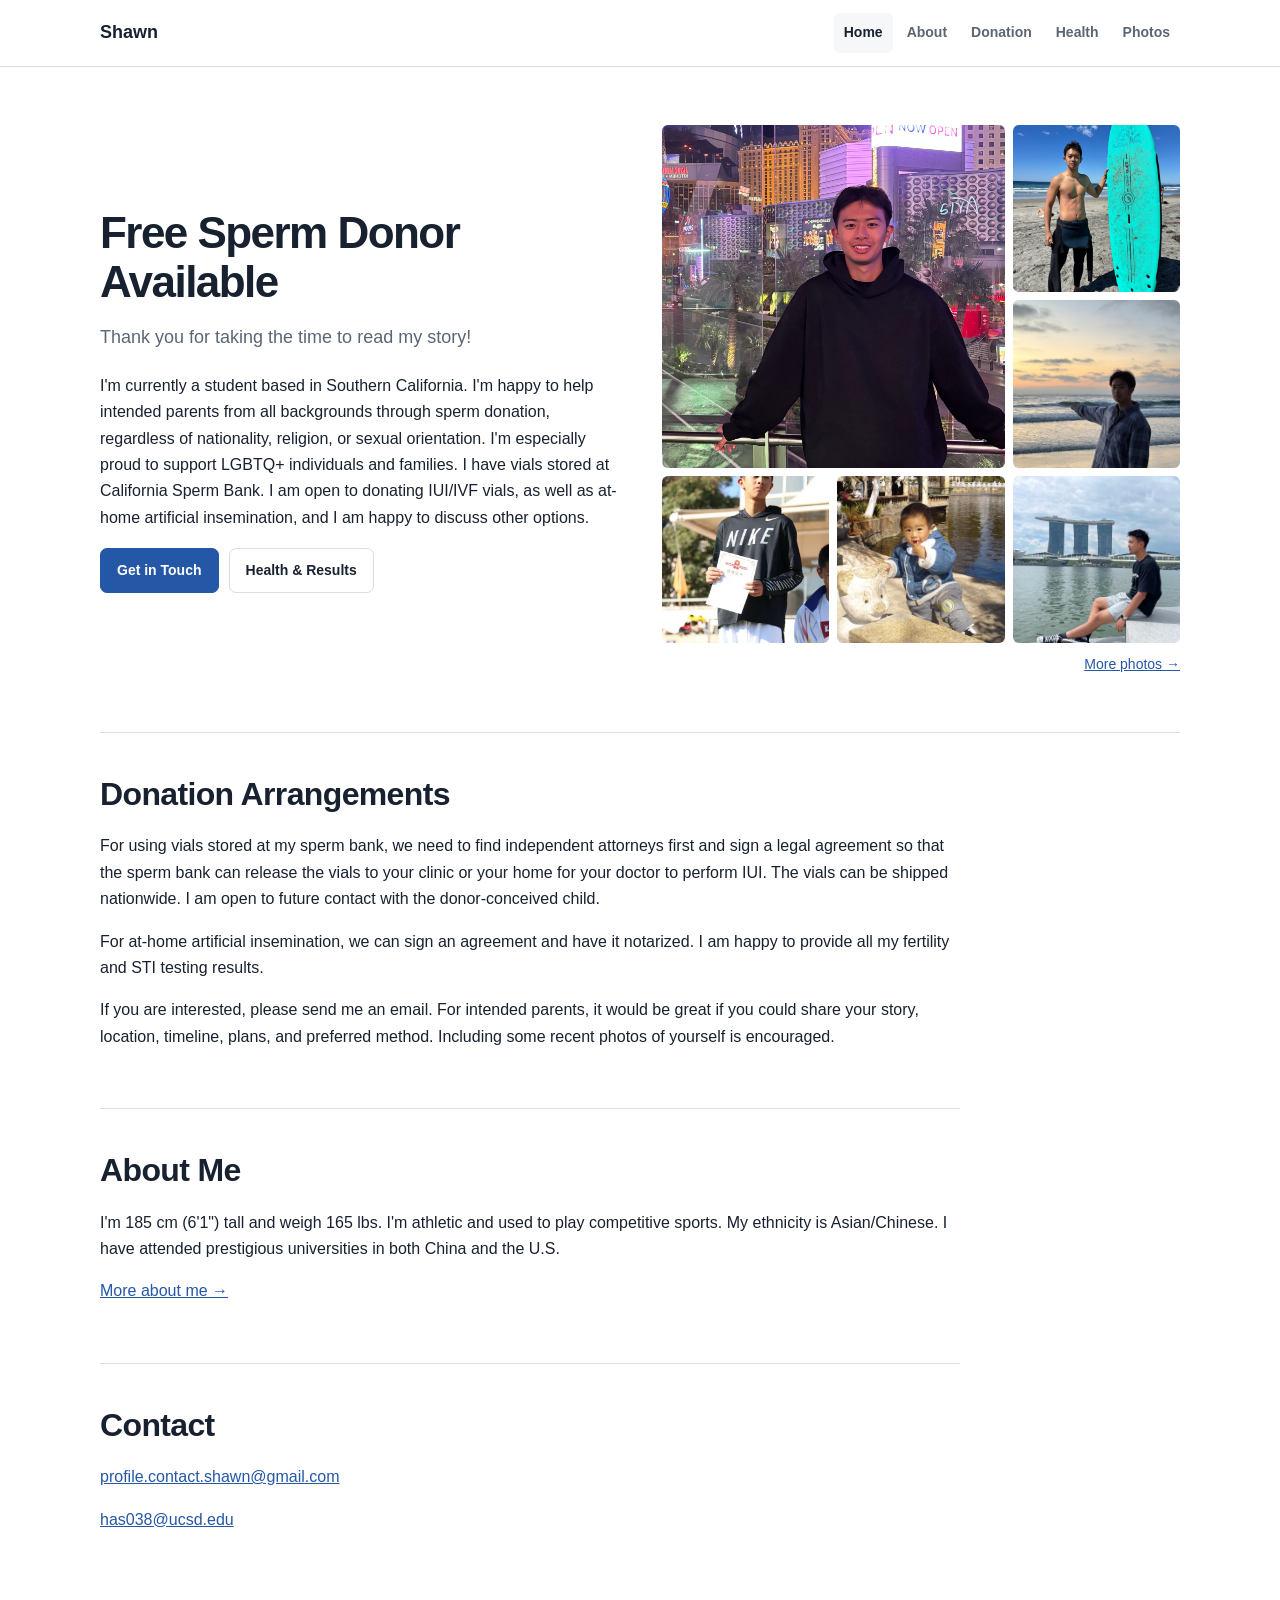
<file: index.html>
<!doctype html>
<html lang="en">
<head>
  <meta charset="utf-8">
  <meta name="viewport" content="width=device-width, initial-scale=1">
  <meta name="description" content="Shawn's known donor profile.">
  <title>Shawn | My Personal Website</title>
  <link rel="stylesheet" href="style.css">
</head>

<body class="home-page">
  <a class="skip-link" href="#main">Skip to content</a>

  <header class="site-header">
    <div class="container header-row">
      <a class="brand" href="index.html">
        Shawn
      </a>
      <nav class="site-nav" aria-label="Primary navigation">
        <a class="active" aria-current="page" href="index.html">Home</a>
        <a href="info.html">About</a>
        <a href="why.html">Donation</a>
        <a href="result.html">Health</a>
        <a href="photos.html">Photos</a>
      </nav>
    </div>
  </header>

  <main class="container home-main" id="main">

    <!-- Introduction and Photos -->
    <section class="hero-layout">

      <div class="hero-copy">
        <h1>Free Sperm Donor Available</h1>

        <p class="lead">
          Thank you for taking the time to read my story!
        </p>
        <p>
          I'm currently a student based in Southern California. 
          I'm happy to help intended parents from all backgrounds through sperm donation, regardless of nationality, religion, or sexual orientation. 
          I'm especially proud to support LGBTQ+ individuals and families.
         I have vials stored at California Sperm Bank. 
          I am open to donating IUI/IVF vials, as well as at-home artificial insemination, and I am happy to discuss other options.
        </p>

        <div class="hero-actions">
          <a class="button primary"
             href="mailto:profile.contact.shawn@gmail.com">
            Get in Touch
          </a>
          <a class="button" href="result.html">
            Health &amp; Results
          </a>
        </div>
      </div>

      <div class="hero-photos" id="photos">
        <div class="hero-photo-grid">

  <div class="hero-photo-slot portrait-main">
    <img src="photos/1.jpeg" alt="Portrait">
  </div>

  <div class="hero-photo-slot">
    <img src="photos/2.jpeg" alt="Photo 2">
  </div>

  <div class="hero-photo-slot">
    <img src="photos/3.jpeg" alt="Photo 3">
  </div>

  <div class="hero-photo-slot">
    <img src="photos/4.jpg" alt="Photo 4">
  </div>

  <div class="hero-photo-slot">
    <img src="photos/5.jpeg" alt="Photo 5">
  </div>

  <div class="hero-photo-slot">
    <img src="photos/6.jpeg" alt="Photo 6">
  </div>

</div>

        <p class="more-photos">
          <a href="photos.html">More photos →</a>
        </p>
      </div>
    </section>

<!-- Details -->
<section class="content-section">
  <h2>Donation Arrangements</h2>

  <p>
    For using vials stored at my sperm bank, we need to find
    independent attorneys first and sign a legal agreement
    so that the sperm bank can release the vials to your clinic
    or your home for your doctor to perform IUI.
    The vials can be shipped nationwide.
    I am open to future contact with the donor-conceived child.
  </p>

  <p>
    For at-home artificial insemination, we can sign an agreement
    and have it notarized. I am happy to provide all my fertility
    and STI testing results.
  </p>

  <p>
    If you are interested, please send me an email.
    For intended parents, it would be great if you could share
    your story, location, timeline, plans, and preferred method.
    Including some recent photos of yourself is encouraged.
  </p>
</section>

    <!-- About -->
    <section class="content-section">
      <h2>About Me</h2>
      <p>
        I'm 185 cm (6'1") tall and weigh 165 lbs. 
        I'm athletic and used to play competitive sports. 
        My ethnicity is Asian/Chinese. I have attended prestigious universities in both China and the U.S.
      </p>
      <p><a href="info.html">More about me →</a></p>
    </section>
<!-- Contact -->
<section class="content-section">
  <h2>Contact</h2>
  <p>
    <a href="mailto:profile.contact.shawn@gmail.com">
      profile.contact.shawn@gmail.com
    </a>
  </p>
  <p>
    <a href="mailto:has038@ucsd.edu">
      has038@ucsd.edu
    </a>
  </p>
</section>

  </main>

</body>
</html>
</file>
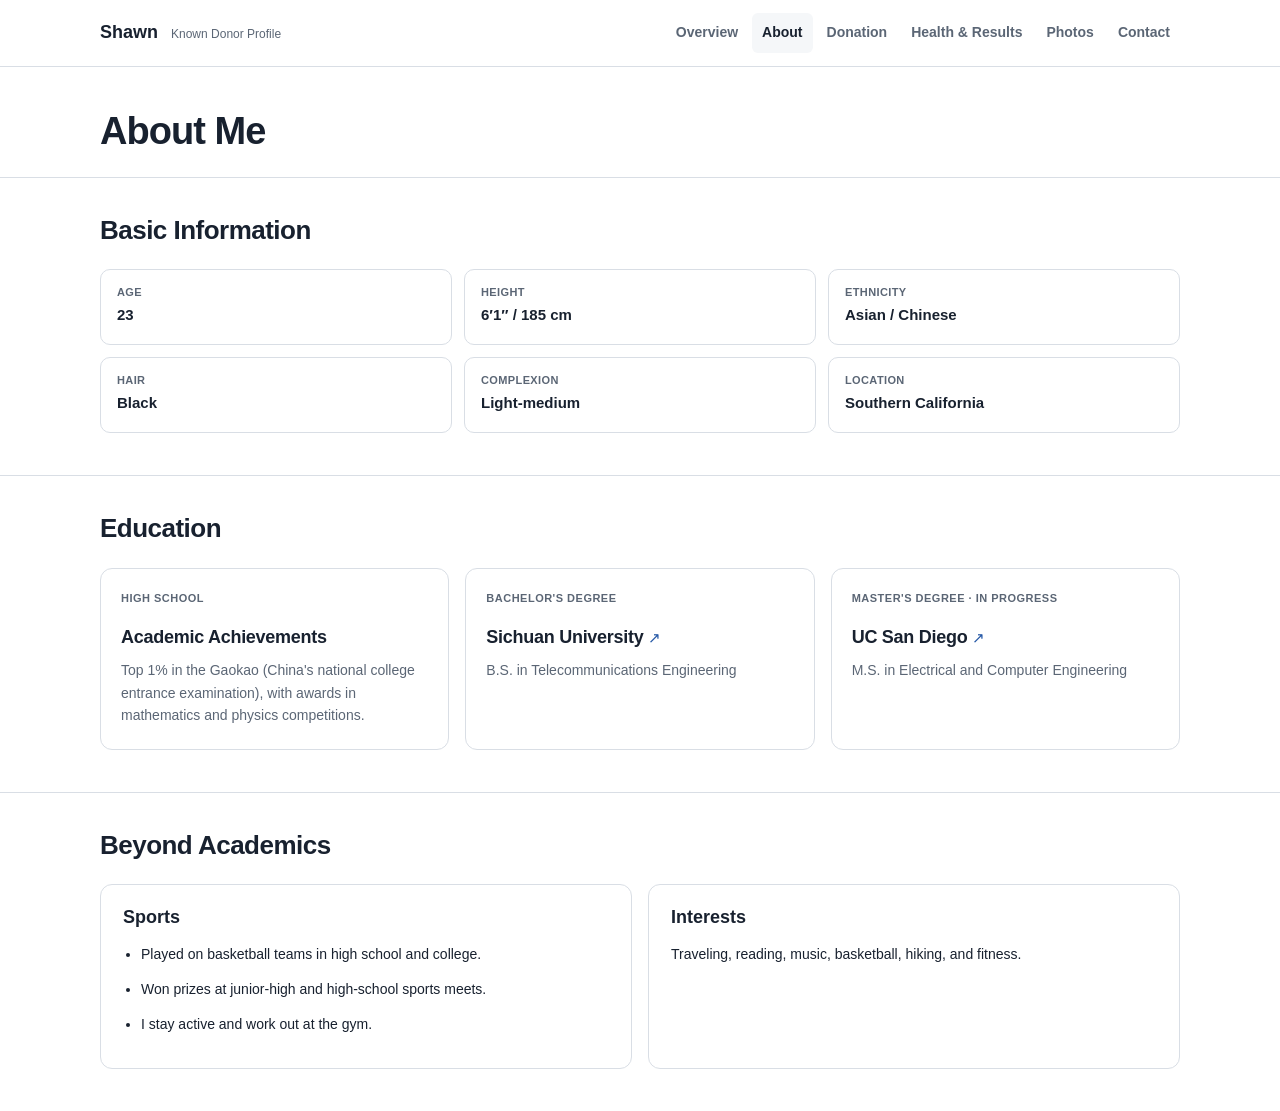
<file: info.html>
<!doctype html>
<html lang="en">
<head>
  <meta charset="utf-8">
  <meta name="viewport" content="width=device-width, initial-scale=1">
  <title>About Me | Shawn</title>
  <meta name="description" content="Shawn's background, education, sports, and interests.">
  <meta name="theme-color" content="#1f2937">
  <link rel="stylesheet" href="style.css?v=about-2">
</head>
<body class="about-page">
  <a class="skip-link" href="#main">Skip to content</a>

  <header class="site-header">
    <div class="container header-row">
      <a class="brand" href="index.html">Shawn <span>Known Donor Profile</span></a>
      <button class="menu-button" type="button" aria-expanded="false" aria-controls="site-nav">Menu</button>
      <nav id="site-nav" class="site-nav" aria-label="Primary navigation">
        <a href="index.html">Overview</a>
        <a class="active" aria-current="page" href="info.html">About</a>
        <a href="why.html">Donation</a>
        <a href="result.html">Health &amp; Results</a>
        <a href="photos.html">Photos</a>
        <a href="mailto:profile.contact.shawn@gmail.com?subject=Known%20donor%20introduction">Contact</a>
      </nav>
    </div>
  </header>

  <main id="main">
    <header class="page-header">
      <div class="container">
        <h1>About Me</h1>
      </div>
    </header>

    <section class="section" aria-labelledby="basic-heading">
      <div class="container">
        <h2 id="basic-heading">Basic Information</h2>
        <dl class="facts">
          <div><dt>Age</dt><dd>23</dd></div>
          <div><dt>Height</dt><dd>6′1″ / 185 cm</dd></div>
          <div><dt>Ethnicity</dt><dd>Asian / Chinese</dd></div>
          <div><dt>Hair</dt><dd>Black</dd></div>
          <div><dt>Complexion</dt><dd>Light-medium</dd></div>
          <div><dt>Location</dt><dd>Southern California</dd></div>
        </dl>
      </div>
    </section>

    <section class="section" aria-labelledby="education-heading">
      <div class="container">
        <h2 id="education-heading">Education</h2>
        <div class="education-grid">
          <article class="education-card">
            <span class="education-label">High School</span>
            <h3>Academic Achievements</h3>
            <p>Top 1% in the Gaokao (China's national college entrance examination), with awards in mathematics and physics competitions.</p>
          </article>

          <article class="education-card">
            <span class="education-label">Bachelor's Degree</span>
            <h3><a href="https://en.scu.edu.cn/index.htm" target="_blank" rel="noopener noreferrer">Sichuan University <span aria-hidden="true">↗</span></a></h3>
            <p>B.S. in Telecommunications Engineering</p>
          </article>

          <article class="education-card">
            <span class="education-label">Master's Degree · In Progress</span>
            <h3><a href="https://ucsd.edu/" target="_blank" rel="noopener noreferrer">UC San Diego <span aria-hidden="true">↗</span></a></h3>
            <p>M.S. in Electrical and Computer Engineering</p>
          </article>
        </div>
      </div>
    </section>

    <section class="section" aria-labelledby="personal-heading">
      <div class="container">
        <h2 id="personal-heading">Beyond Academics</h2>
        <div class="about-columns">
          <div class="about-card">
            <h3>Sports</h3>
            <ul class="plain-list">
              <li>Played on basketball teams in high school and college.</li>
              <li>Won prizes at junior-high and high-school sports meets.</li>
              <li>I stay active and work out at the gym.</li>
            </ul>
          </div>
          <div class="about-card">
            <h3>Interests</h3>
            <p>Traveling, reading, music, basketball, hiking, and fitness.</p>
          </div>
        </div>
      </div>
    </section>
  </main>
  <script src="script.js"></script>
</body>
</html>
</file>
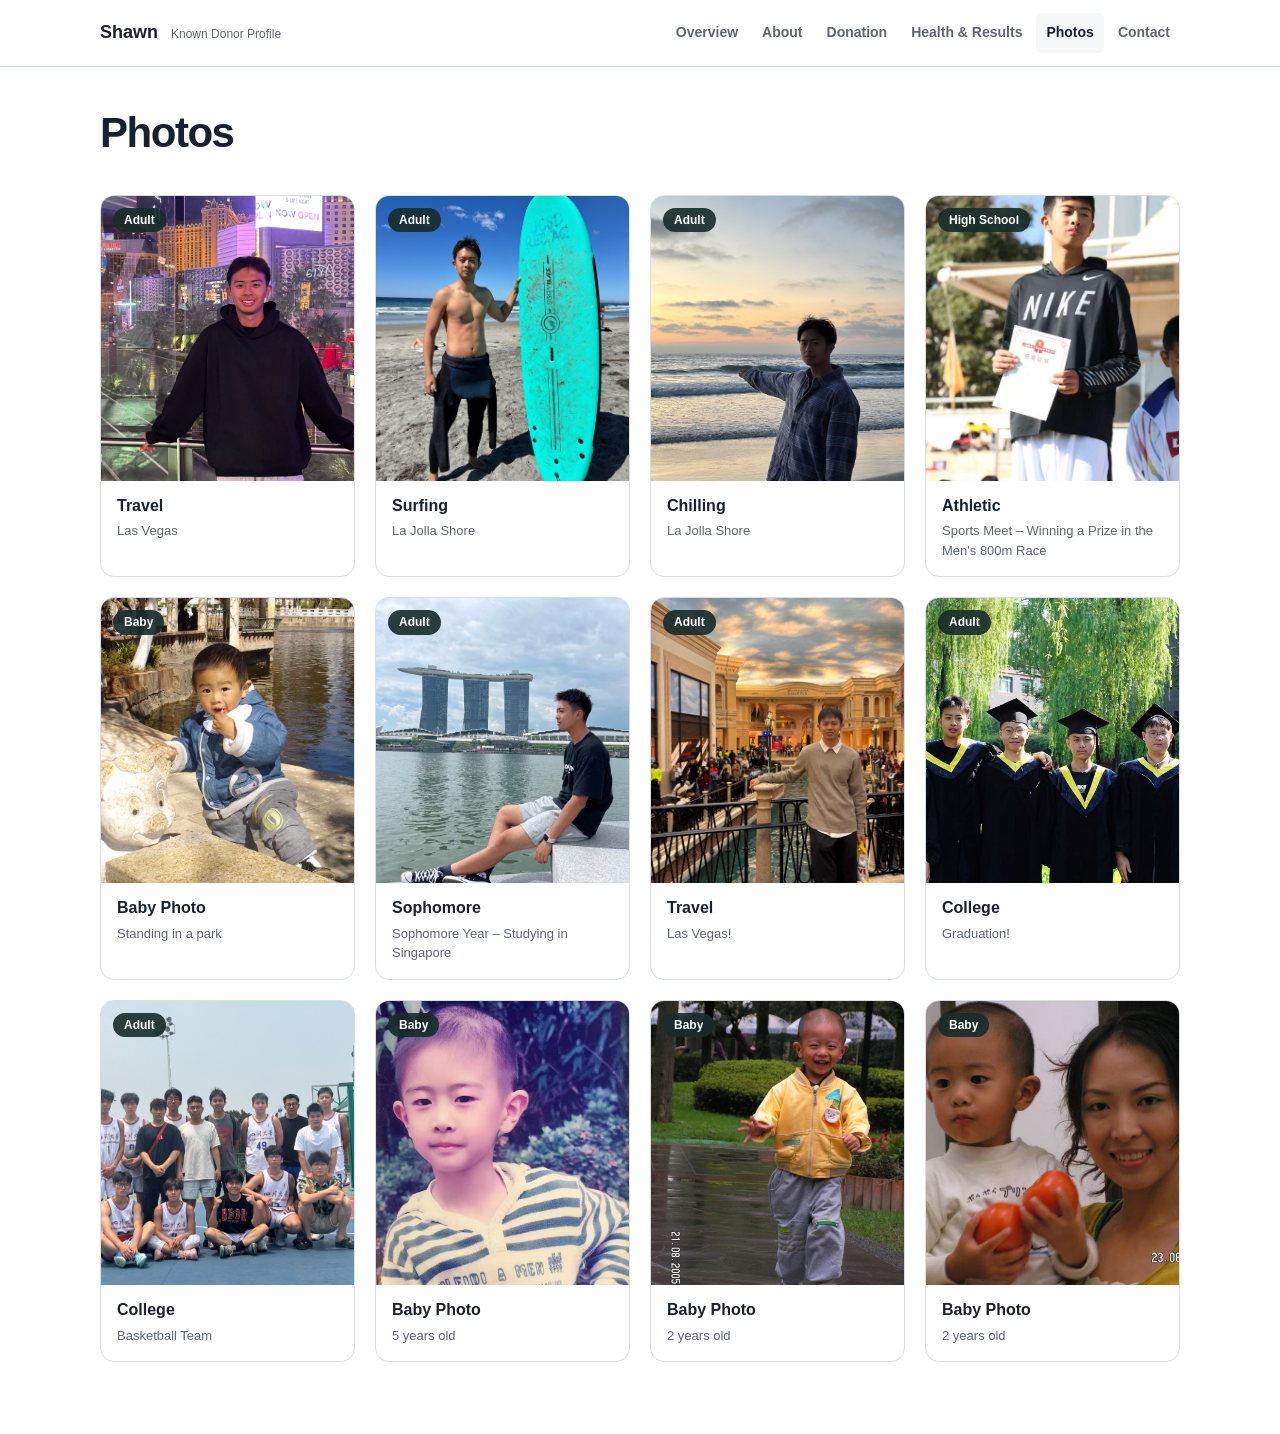
<file: photos.html>
<!doctype html>
<html lang="en">
<head>
  <meta charset="utf-8">
  <meta name="viewport" content="width=device-width, initial-scale=1">
  <title>Photos</title>
  <meta name="description" content="Photo gallery of Shawn.">
  <link rel="stylesheet" href="style.css">
</head>

<body class="gallery-page">
  <a class="skip-link" href="#main">Skip to content</a>

  <header class="site-header">
    <div class="container header-row">
      <a class="brand" href="index.html">
        Shawn <span>Known Donor Profile</span>
      </a>

      <button class="menu-button" type="button"
        aria-expanded="false" aria-controls="site-nav">
        Menu
      </button>

      <nav id="site-nav" class="site-nav"
        aria-label="Primary navigation">
        <a href="index.html">Overview</a>
        <a href="info.html">About</a>
        <a href="why.html">Donation</a>
        <a href="result.html">Health & Results</a>
        <a class="active" aria-current="page"
           href="photos.html">Photos</a>
        <a href="mailto:profile.contact.shawn@gmail.com">
          Contact
        </a>
      </nav>
    </div>
  </header>

  <main id="main">
    <header class="page-header">
      <div class="container">
        <h1>Photos</h1>
      </div>
    </header>

    <section class="section">
      <div class="container">

        <div class="photo-wall">
          <a class="gallery-card" href="photos/1.jpeg" target="_blank" rel="noopener noreferrer">
            <div class="gallery-image">
              <img src="photos/1.jpeg" alt="Photo 1" loading="eager">
              <span class="gallery-tag">Adult</span>
            </div>
            <div class="gallery-caption">
              <h2>Travel</h2>
              <p>Las Vegas</p>
            </div>
          </a>

          <a class="gallery-card" href="photos/2.jpeg" target="_blank" rel="noopener noreferrer">
            <div class="gallery-image">
              <img src="photos/2.jpeg" alt="Photo 2" loading="eager">
              <span class="gallery-tag">Adult</span>
            </div>
            <div class="gallery-caption">
              <h2>Surfing</h2>
              <p>La Jolla Shore</p>
            </div>
          </a>

          <a class="gallery-card" href="photos/3.jpeg" target="_blank" rel="noopener noreferrer">
            <div class="gallery-image">
              <img src="photos/3.jpeg" alt="Photo 3" loading="eager">
              <span class="gallery-tag">Adult</span>
            </div>
            <div class="gallery-caption">
              <h2>Chilling</h2>
              <p>La Jolla Shore</p>
            </div>
          </a>

          <a class="gallery-card" href="photos/4.jpg" target="_blank" rel="noopener noreferrer">
            <div class="gallery-image">
              <img src="photos/4.jpg" alt="Photo 4" loading="eager">
              <span class="gallery-tag">High School</span>
            </div>
            <div class="gallery-caption">
              <h2>Athletic</h2>
              <p>Sports Meet – Winning a Prize in the Men's 800m Race</p>
            </div>
          </a>

          <a class="gallery-card" href="photos/5.jpeg" target="_blank" rel="noopener noreferrer">
            <div class="gallery-image">
              <img src="photos/5.jpeg" alt="Photo 5" loading="lazy">
              <span class="gallery-tag">Baby</span>
            </div>
            <div class="gallery-caption">
              <h2>Baby Photo</h2>
              <p>Standing in a park</p>
            </div>
          </a>

          <a class="gallery-card" href="photos/6.jpeg" target="_blank" rel="noopener noreferrer">
            <div class="gallery-image">
              <img src="photos/6.jpeg" alt="Photo 6" loading="lazy">
              <span class="gallery-tag">Adult</span>
            </div>
            <div class="gallery-caption">
              <h2>Sophomore</h2>
              <p>Sophomore Year – Studying in Singapore</p>
            </div>
          </a>
          <a class="gallery-card" href="photos/16.jpeg" target="_blank" rel="noopener noreferrer">
            <div class="gallery-image">
              <img src="photos/16.jpeg" alt="Photo 7" loading="lazy">
              <span class="gallery-tag">Adult</span>
            </div>
            <div class="gallery-caption">
              <h2>Travel</h2>
              <p>Las Vegas!</p>
            </div>
          </a>
            <a class="gallery-card" href="photos/10.jpg" target="_blank" rel="noopener noreferrer">
            <div class="gallery-image">
              <img src="photos/10.jpg" alt="Photo 10" loading="lazy">
              <span class="gallery-tag">Adult</span>
            </div>
            <div class="gallery-caption">
              <h2>College</h2>
              <p>Graduation!</p>
            </div>
          </a>
          <a class="gallery-card" href="photos/11.jpg" target="_blank" rel="noopener noreferrer">
            <div class="gallery-image">
              <img src="photos/11.jpg" alt="Photo 11" loading="lazy">
              <span class="gallery-tag">Adult</span>
            </div>
            <div class="gallery-caption">
              <h2>College</h2>
              <p>Basketball Team</p>
            </div>
          </a>
          <a class="gallery-card" href="photos/12.jpg" target="_blank" rel="noopener noreferrer">
            <div class="gallery-image">
              <img src="photos/12.jpg" alt="Photo 12" loading="lazy">
              <span class="gallery-tag">Baby</span>
            </div>
            <div class="gallery-caption">
              <h2>Baby Photo</h2>
              <p>5 years old</p>
            </div>
          </a>
          <a class="gallery-card" href="photos/13.jpg" target="_blank" rel="noopener noreferrer">
            <div class="gallery-image">
              <img src="photos/13.jpg" alt="Photo 13" loading="lazy">
              <span class="gallery-tag">Baby</span>
            </div>
            <div class="gallery-caption">
              <h2>Baby Photo</h2>
              <p>2 years old</p>
            </div>
          </a>
          <a class="gallery-card" href="photos/14.jpg" target="_blank" rel="noopener noreferrer">
            <div class="gallery-image">
              <img src="photos/14.jpg" alt="Photo 14" loading="lazy">
              <span class="gallery-tag">Baby</span>
            </div>
            <div class="gallery-caption">
              <h2>Baby Photo</h2>
              <p>2 years old</p>
            </div>
          </a>
          <!-- Add more photos here after uploading the image files. -->
        </div>
      </div>
    </section>
  </main>

  <script src="script.js"></script>
</body>
</html>
</file>
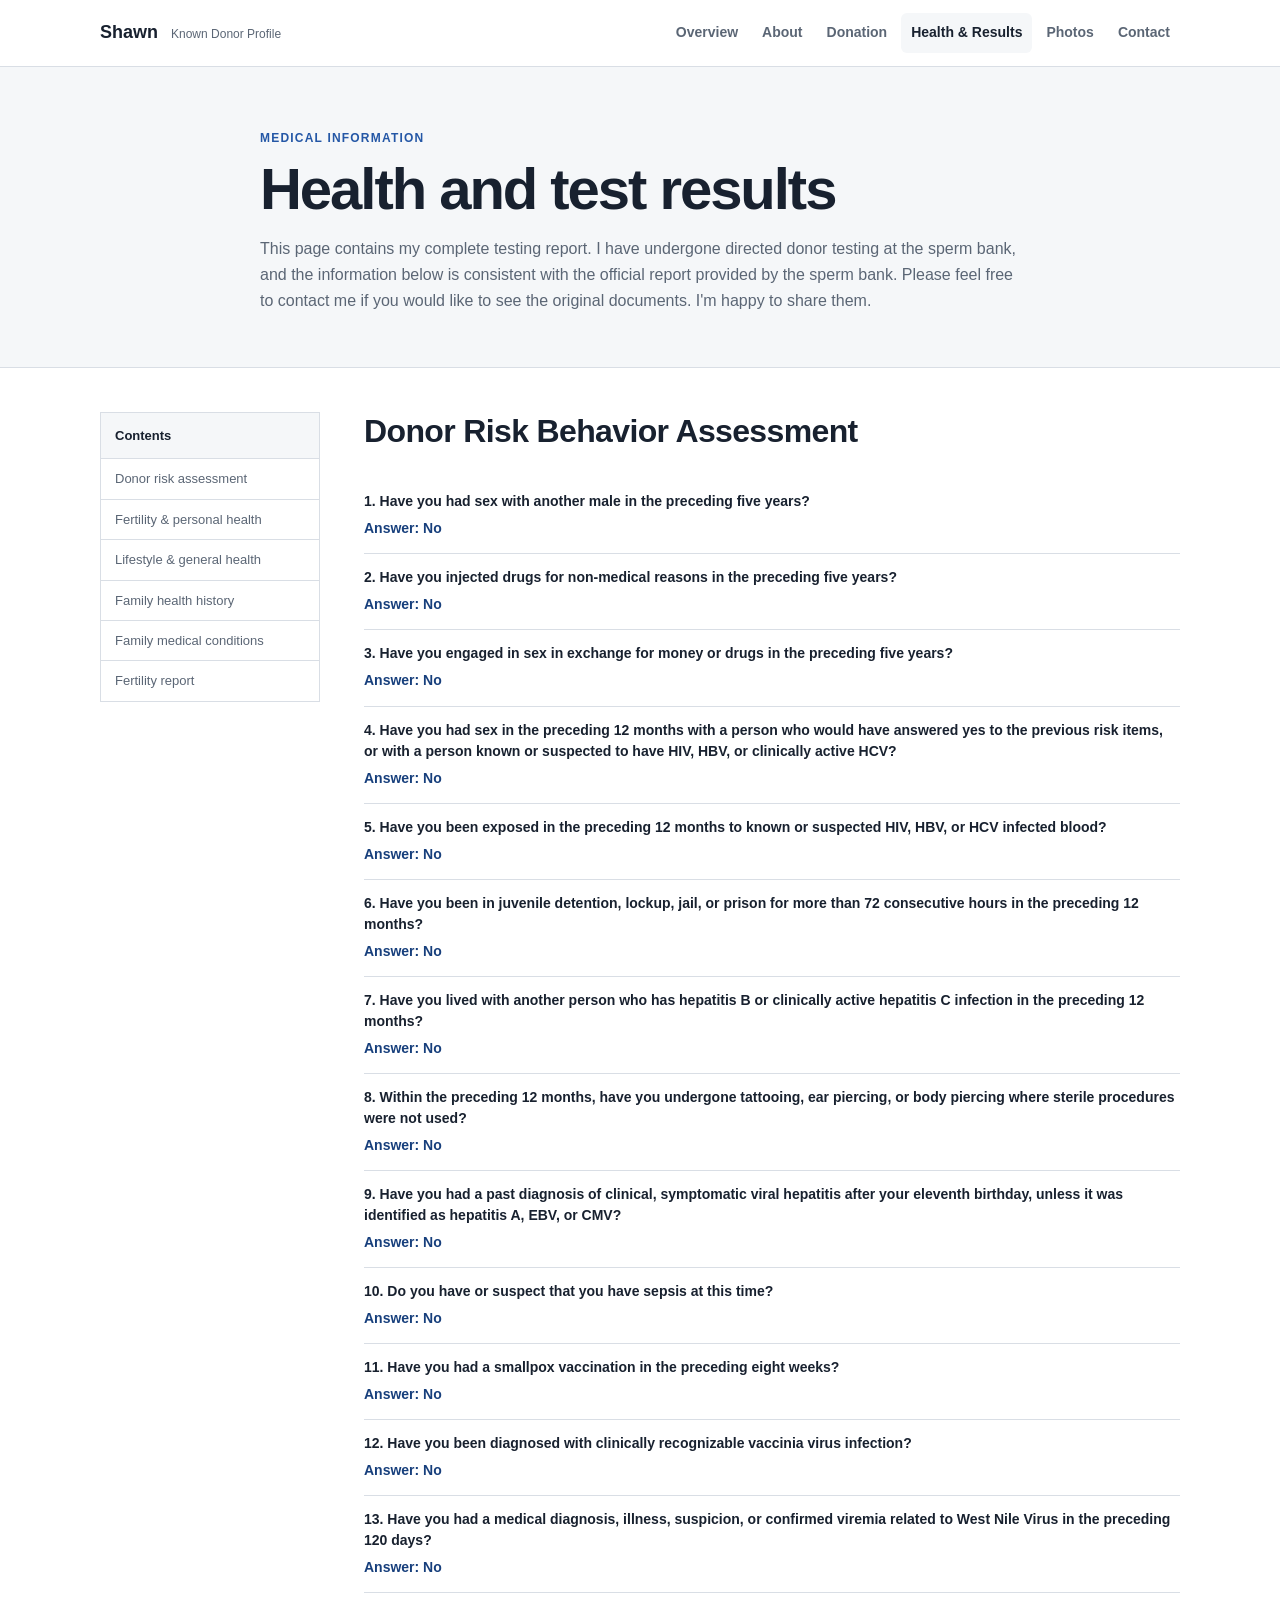
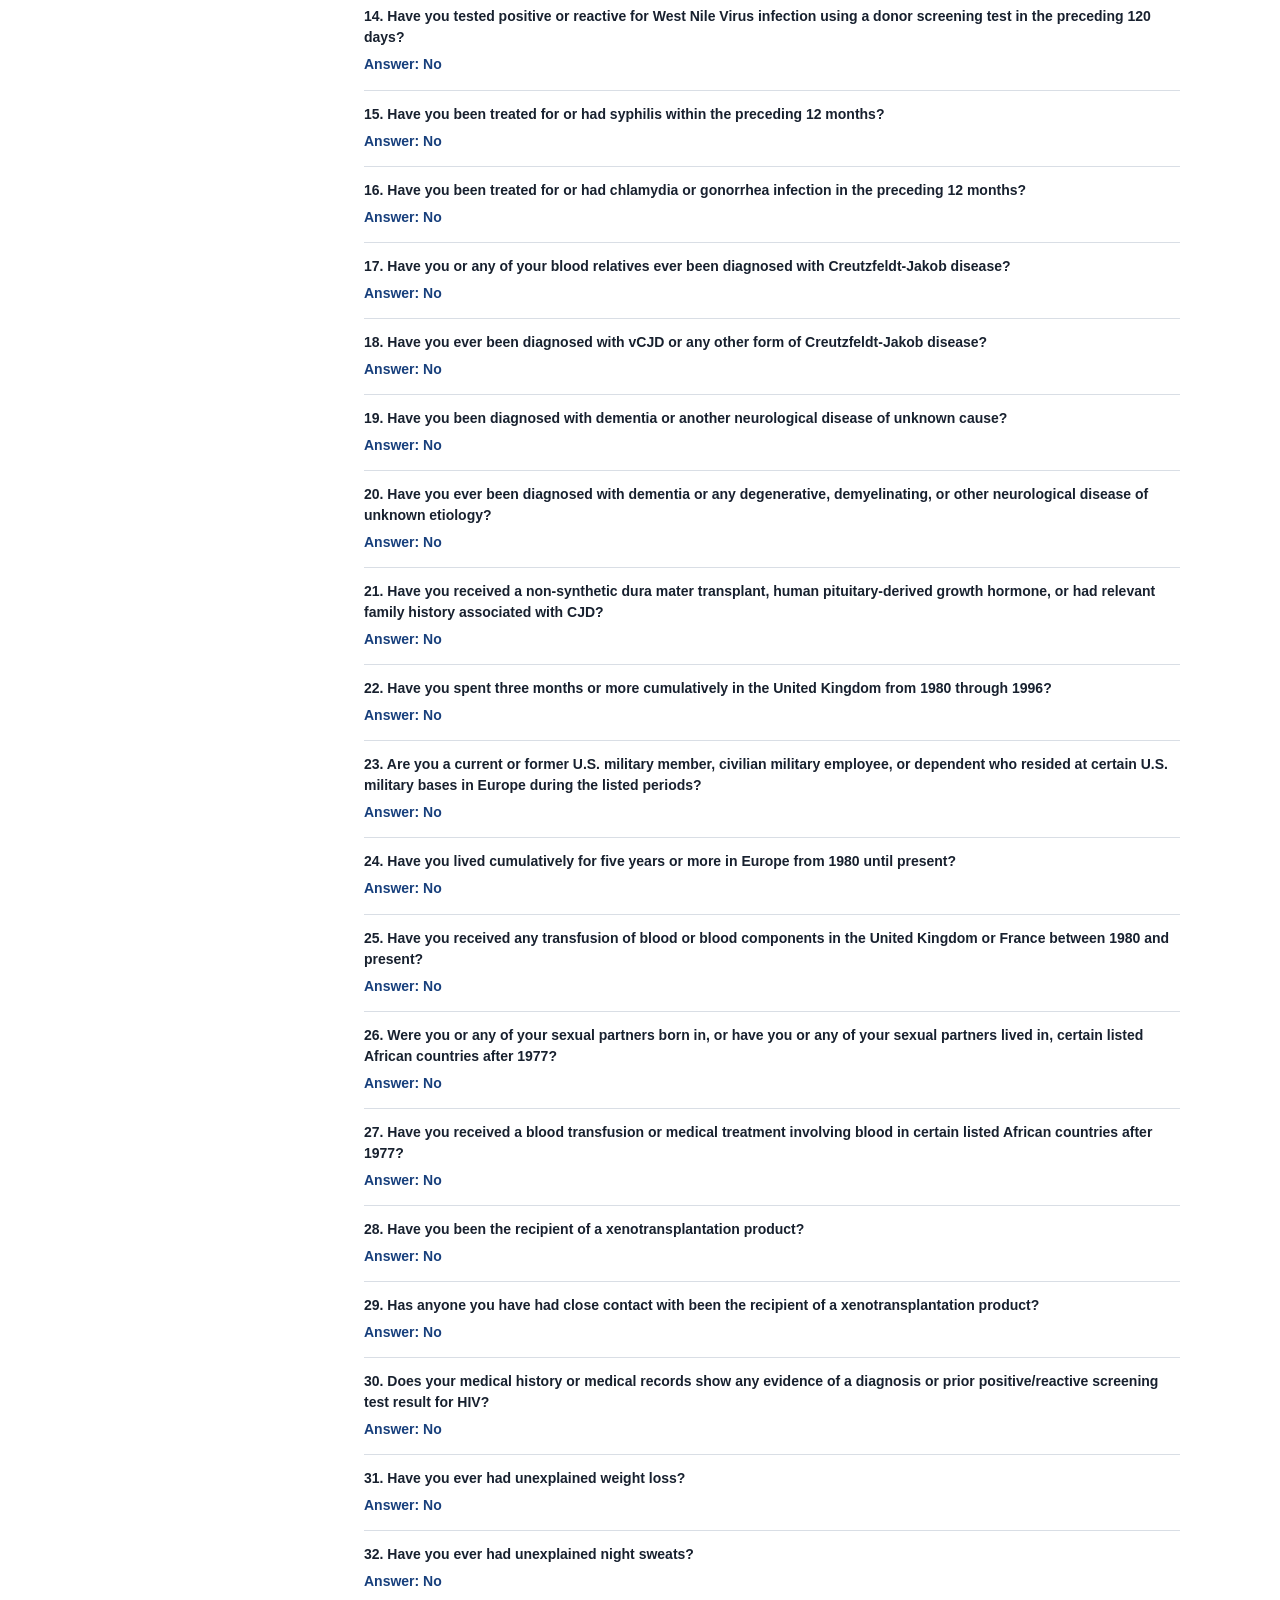
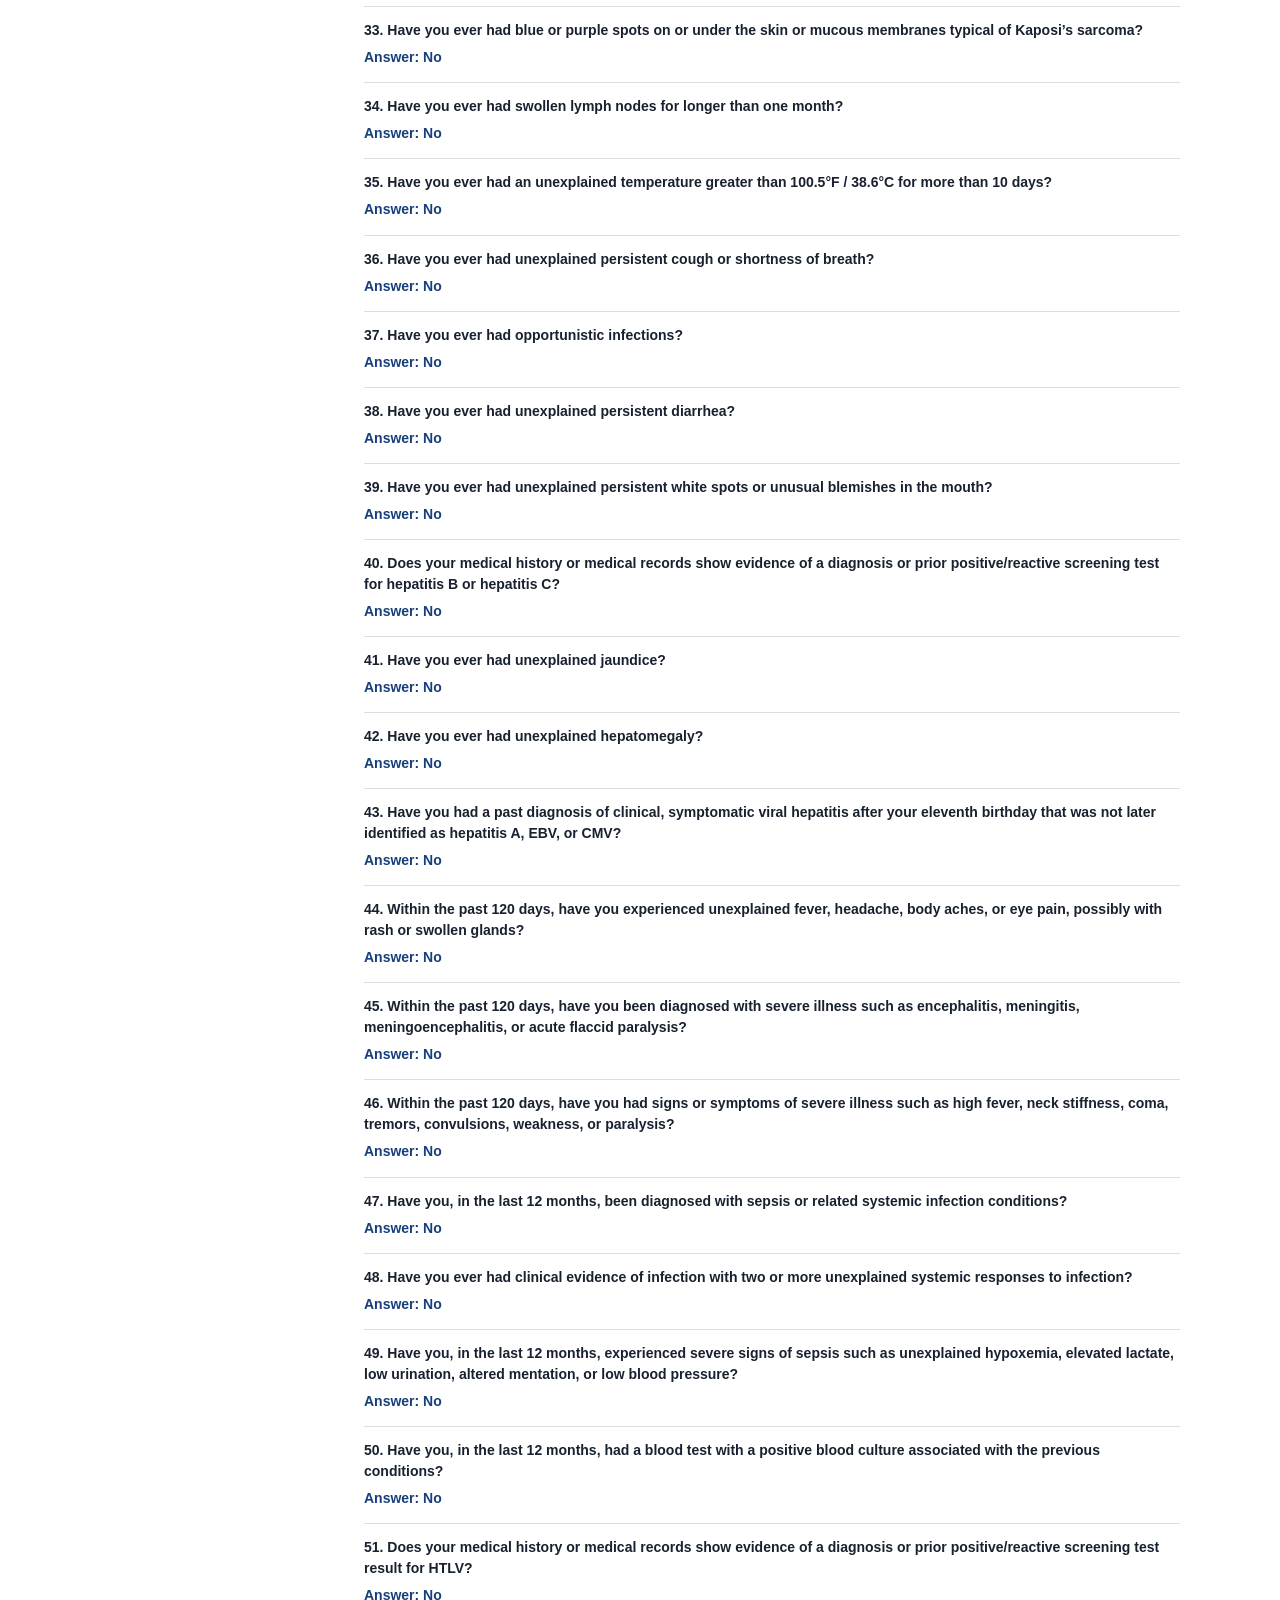
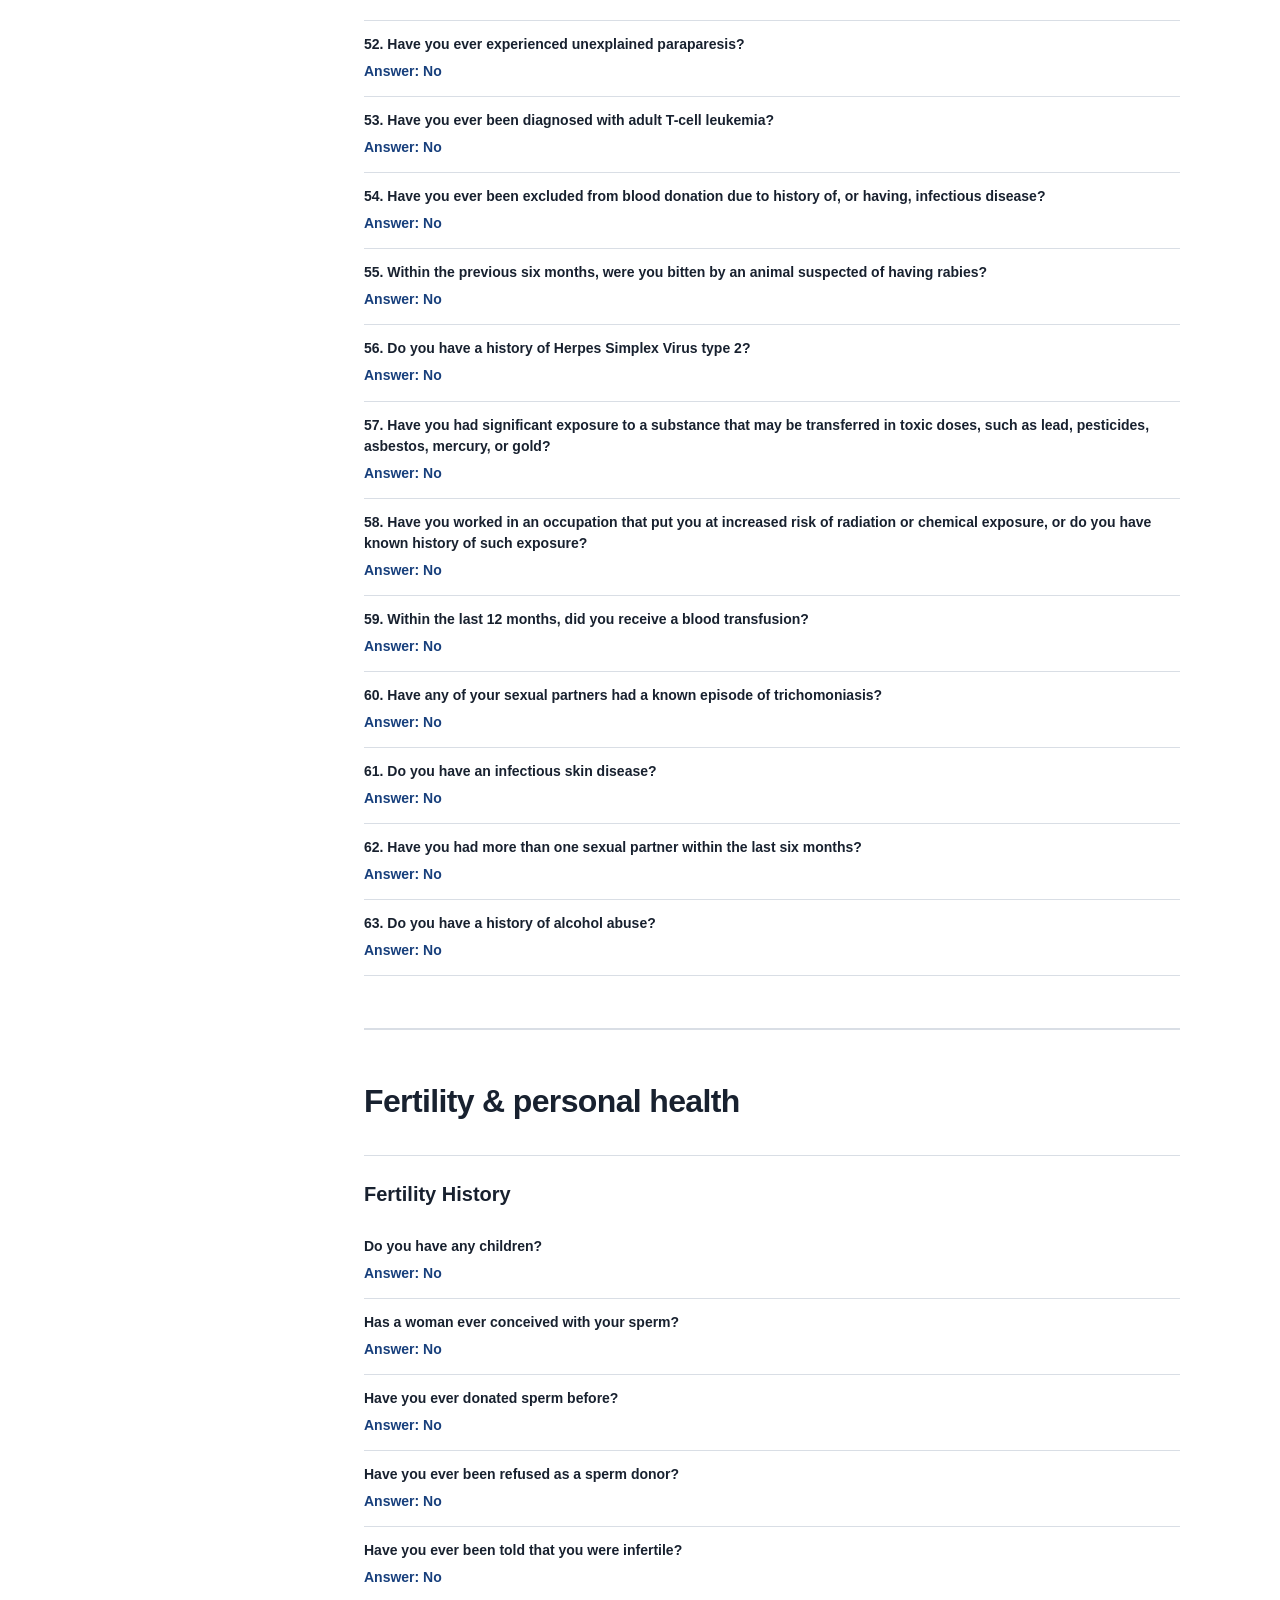
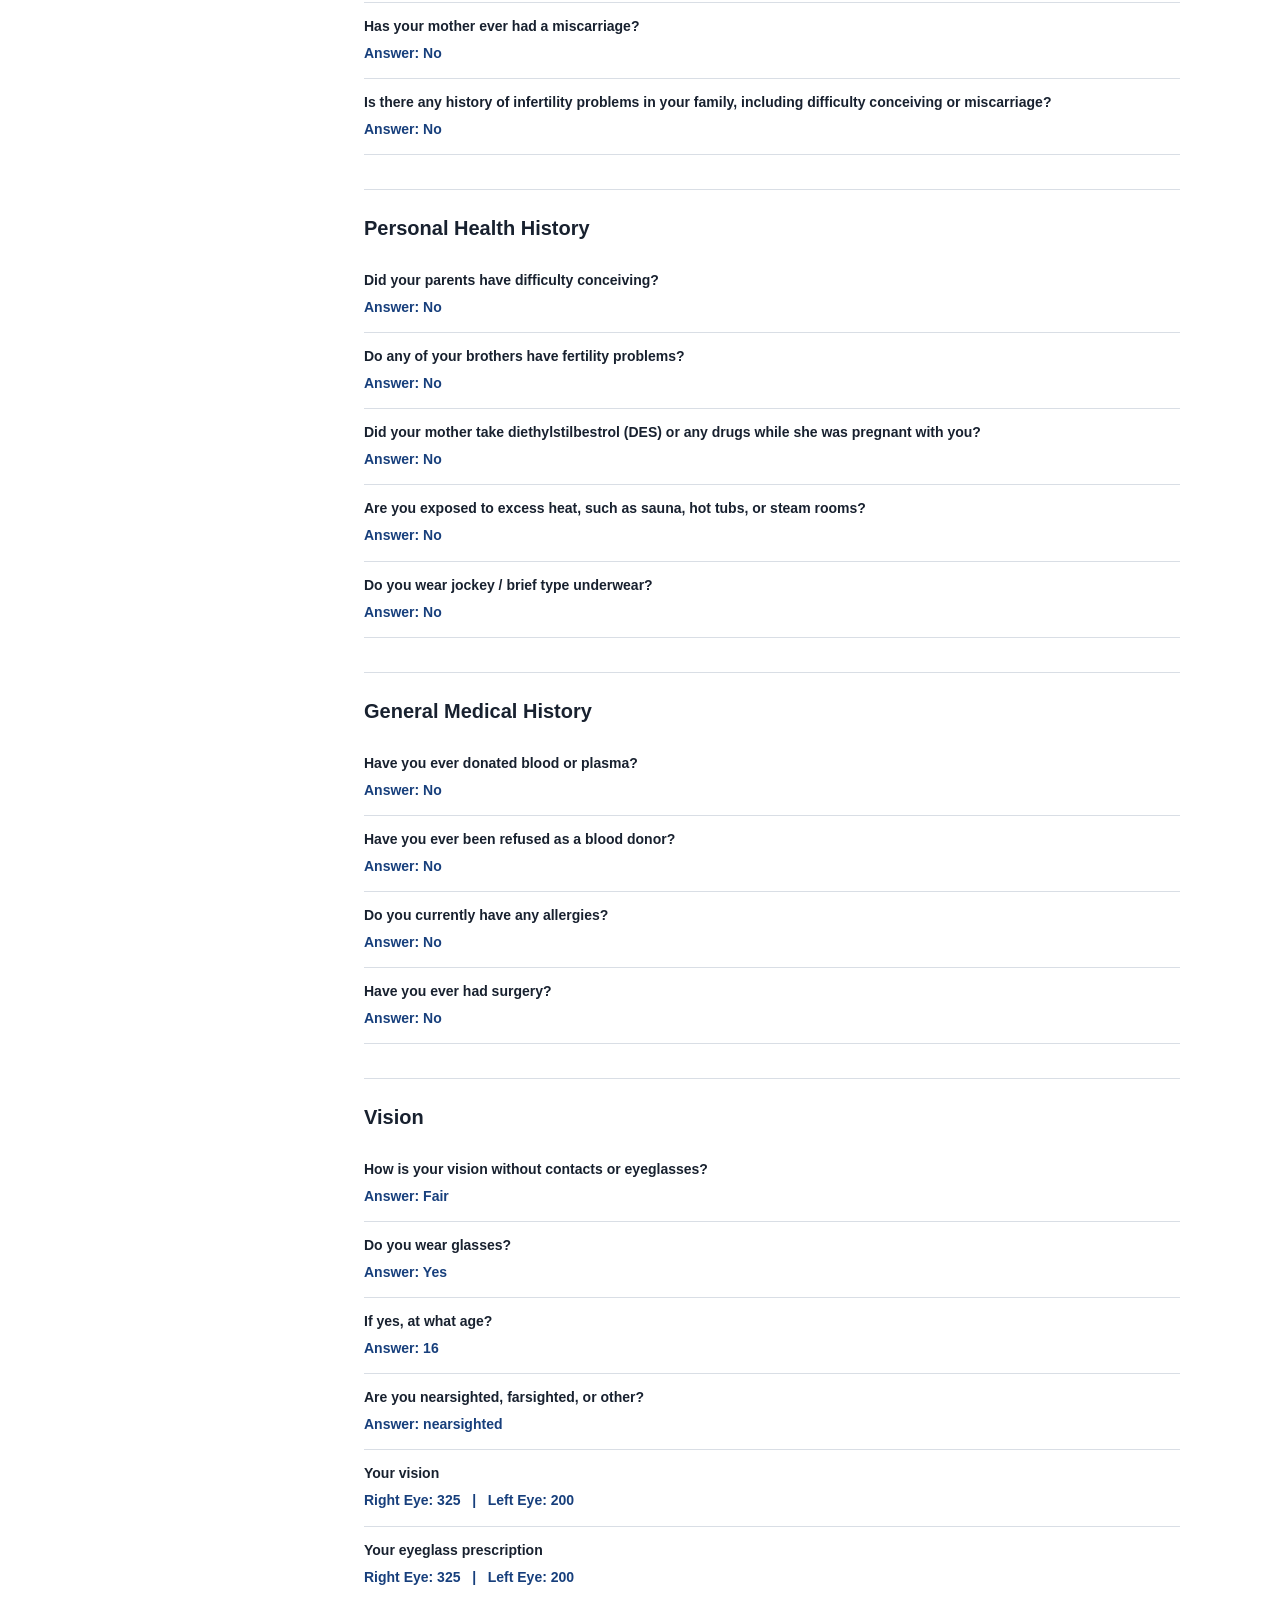
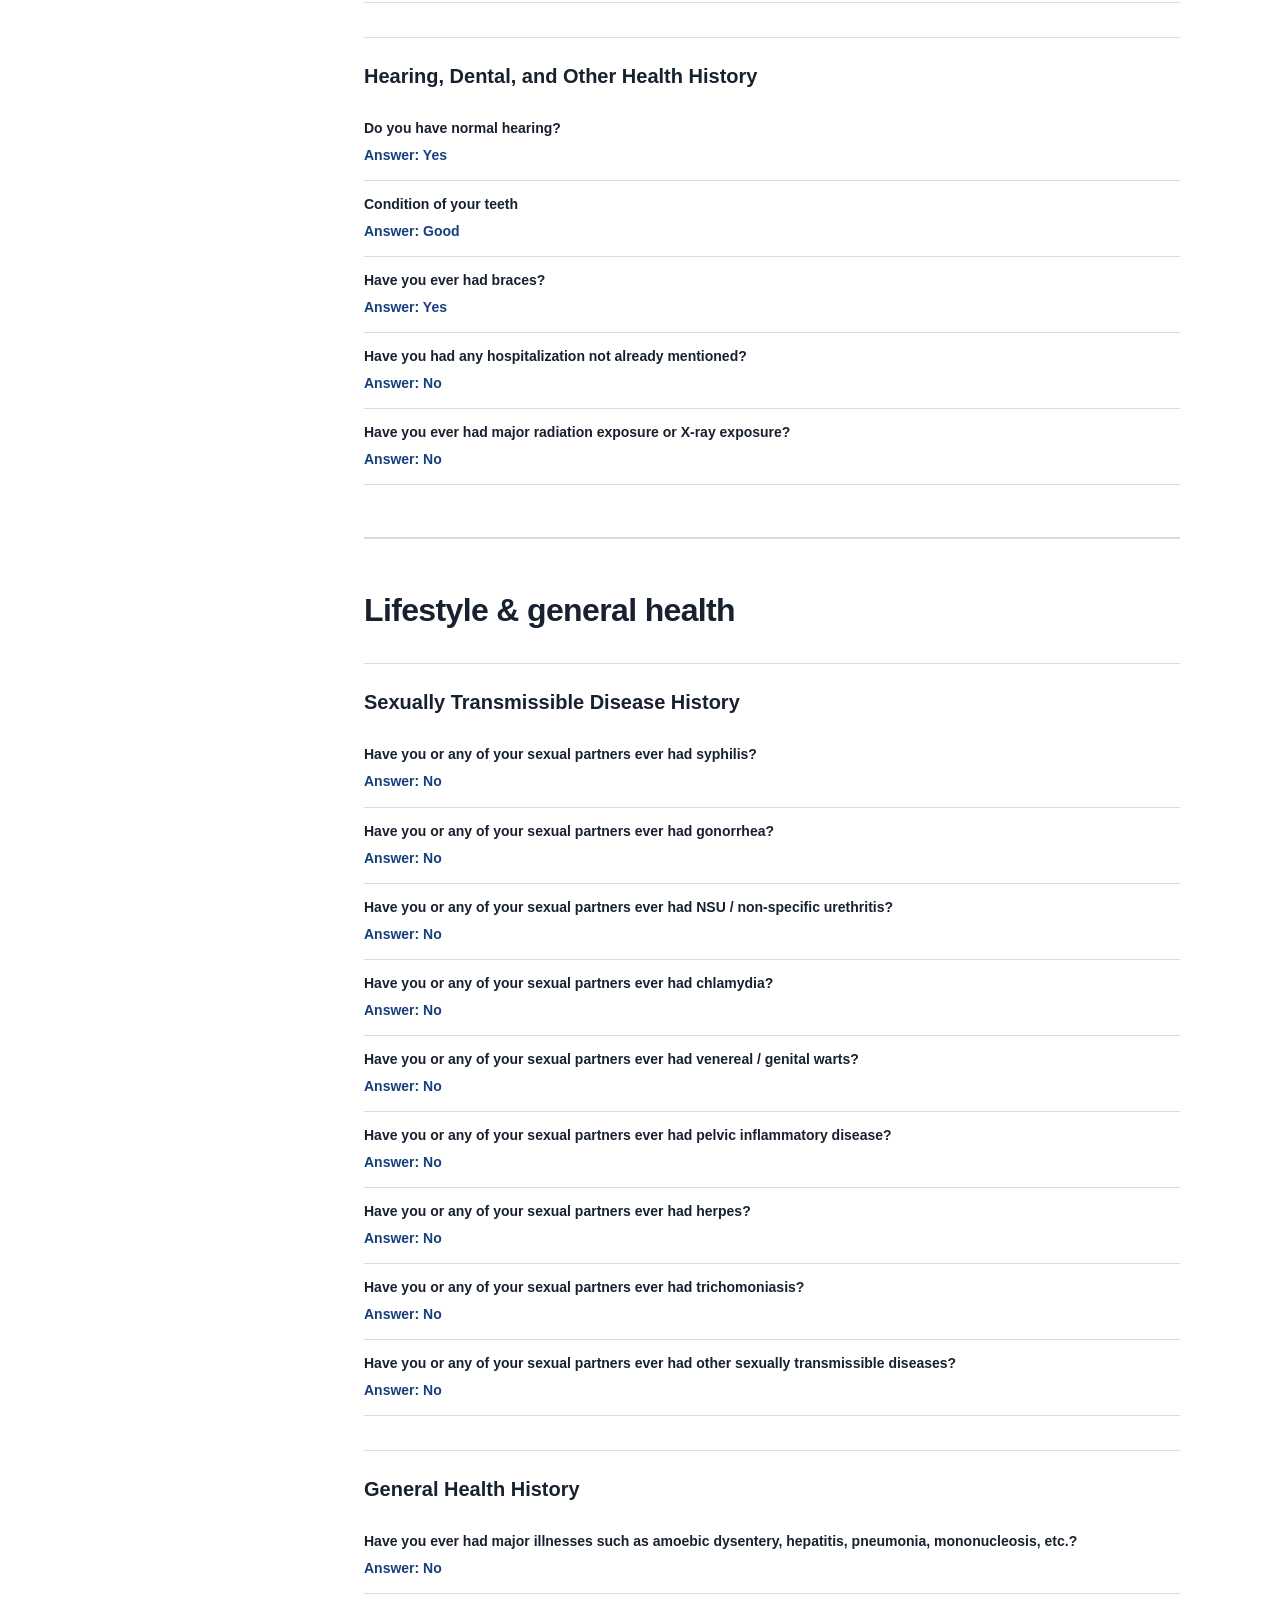
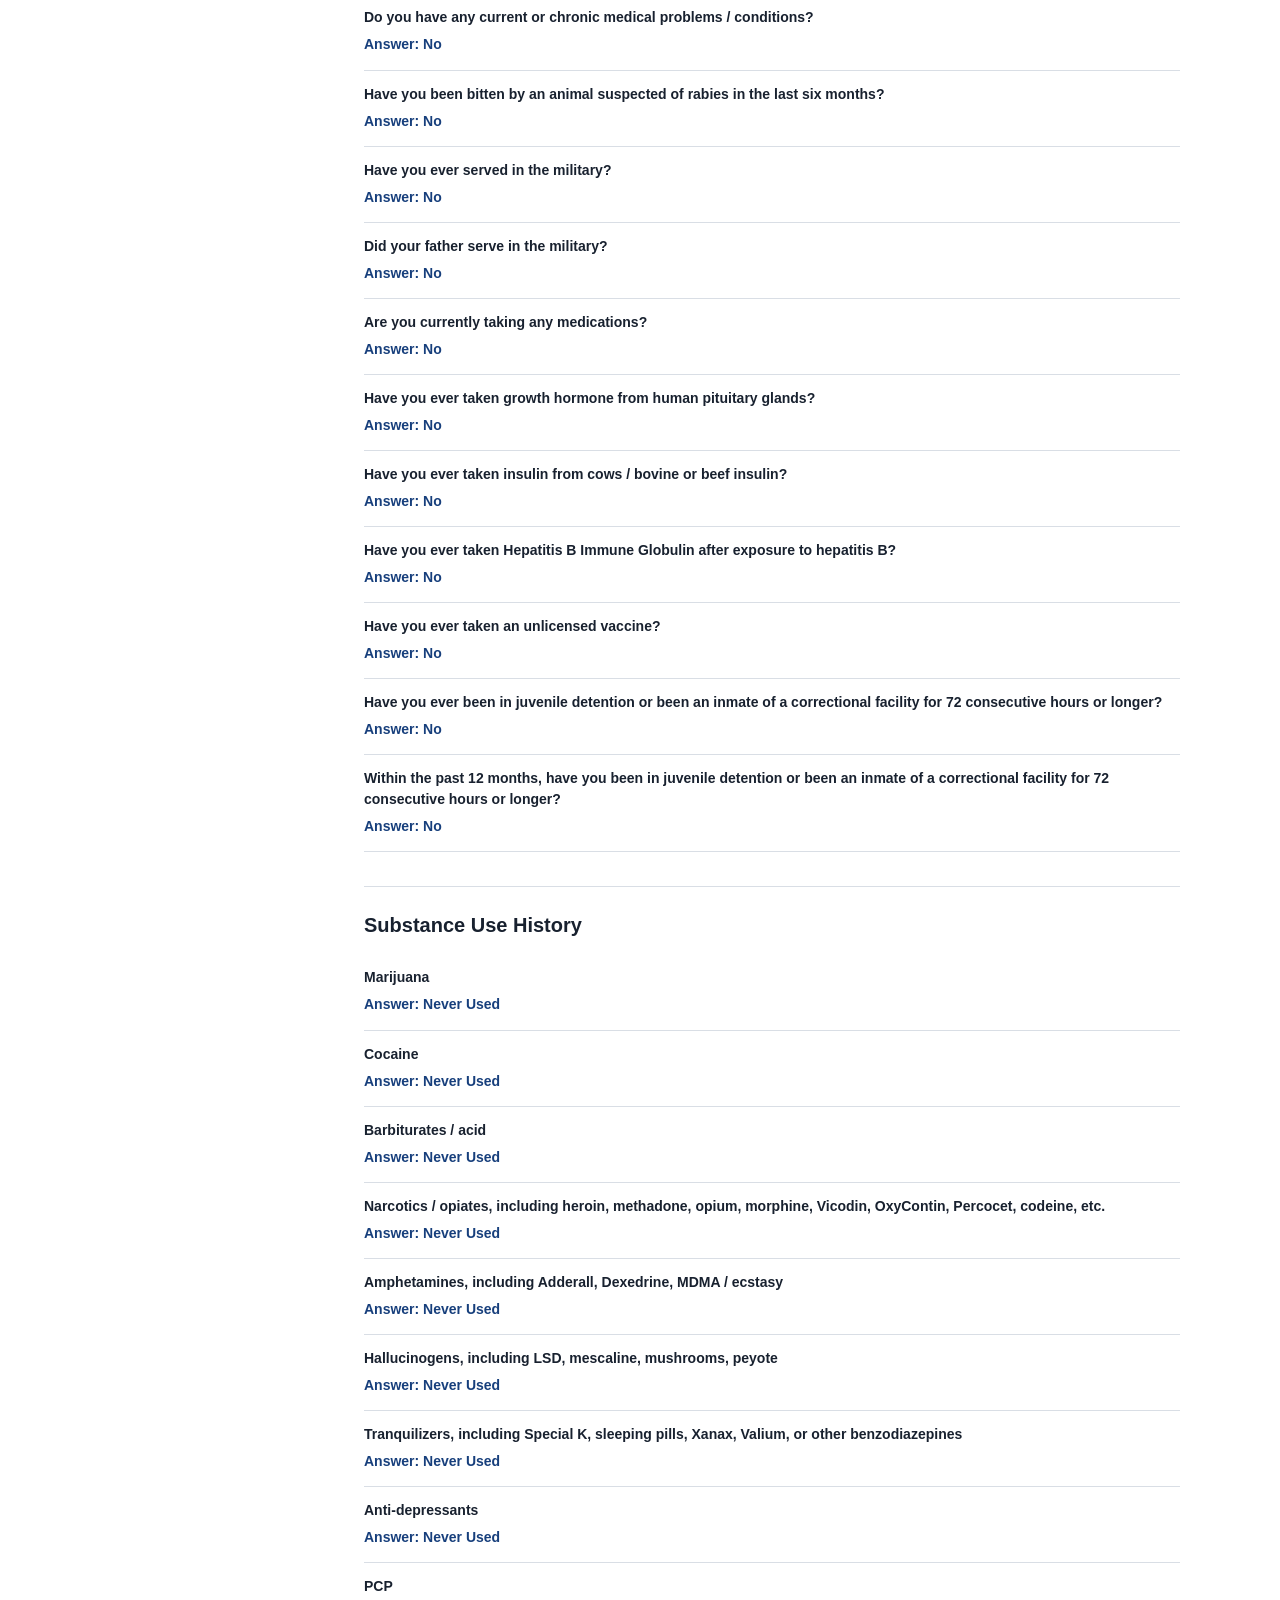
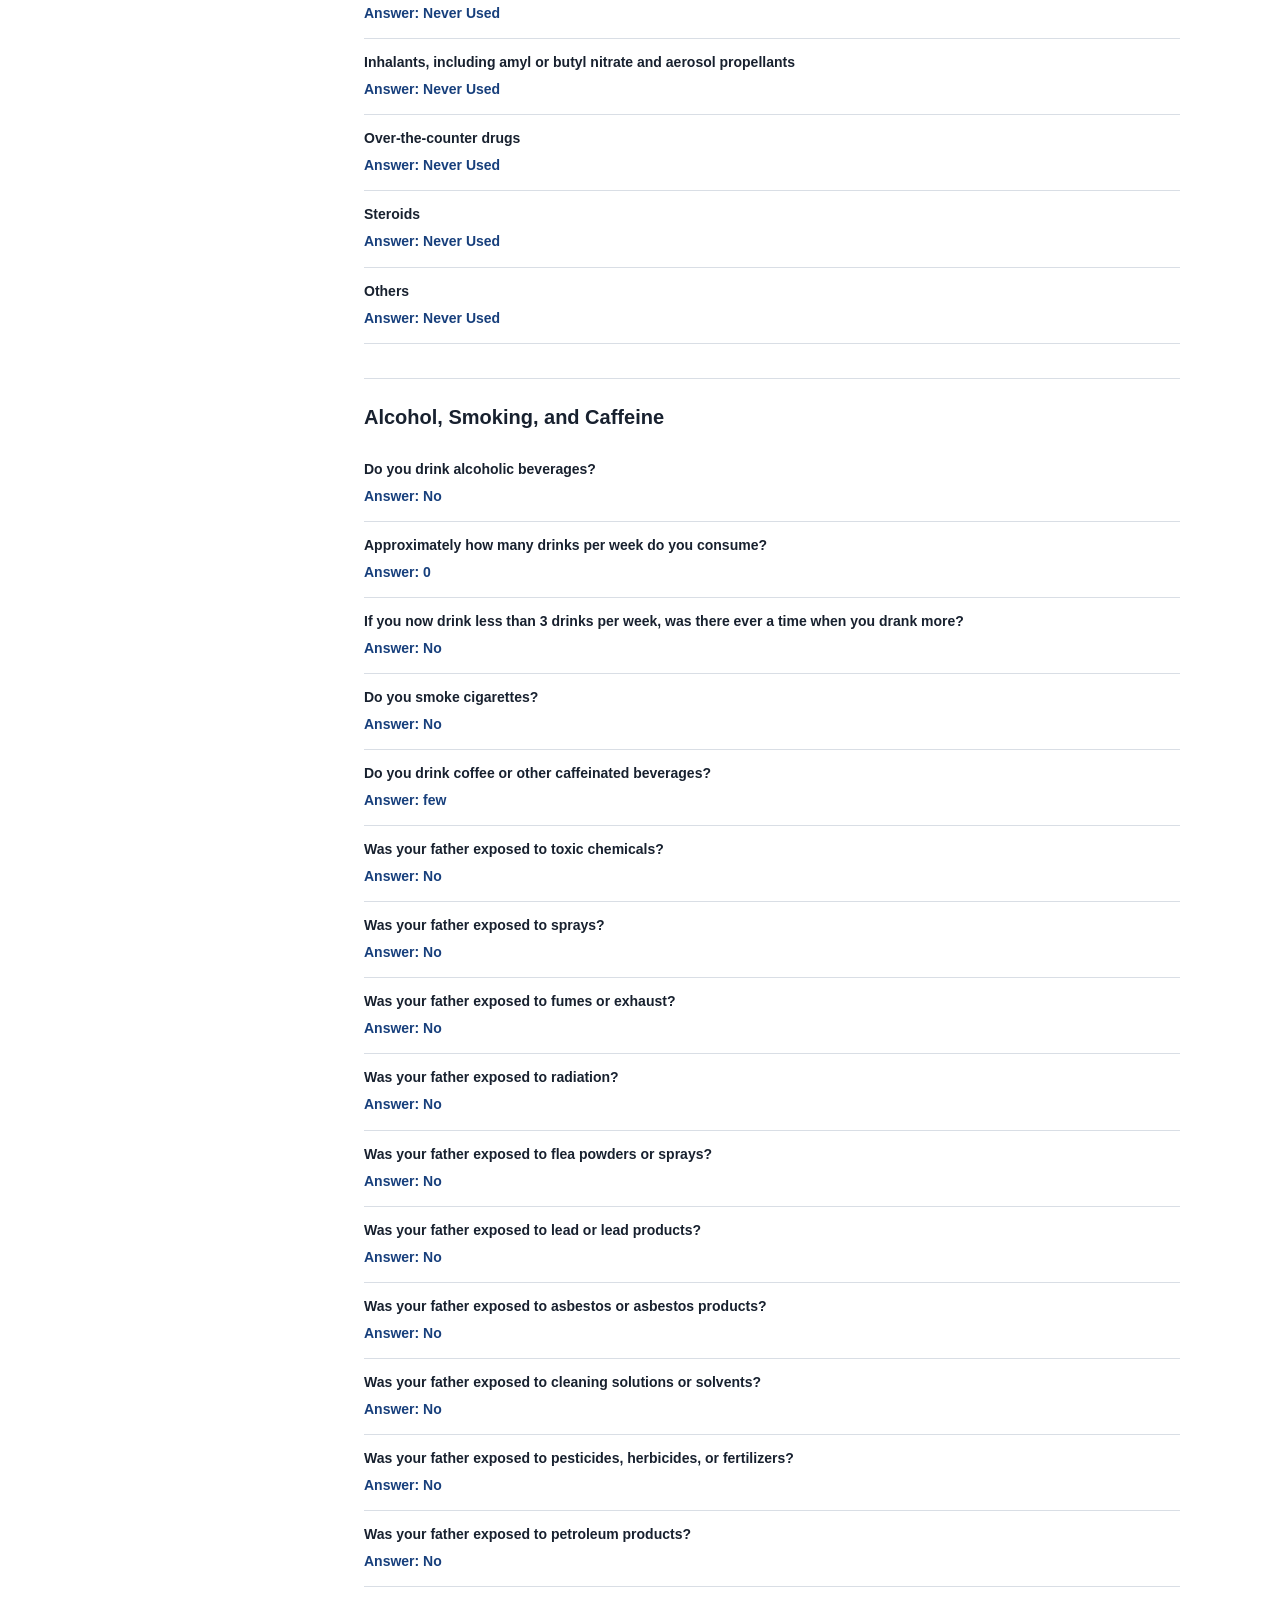
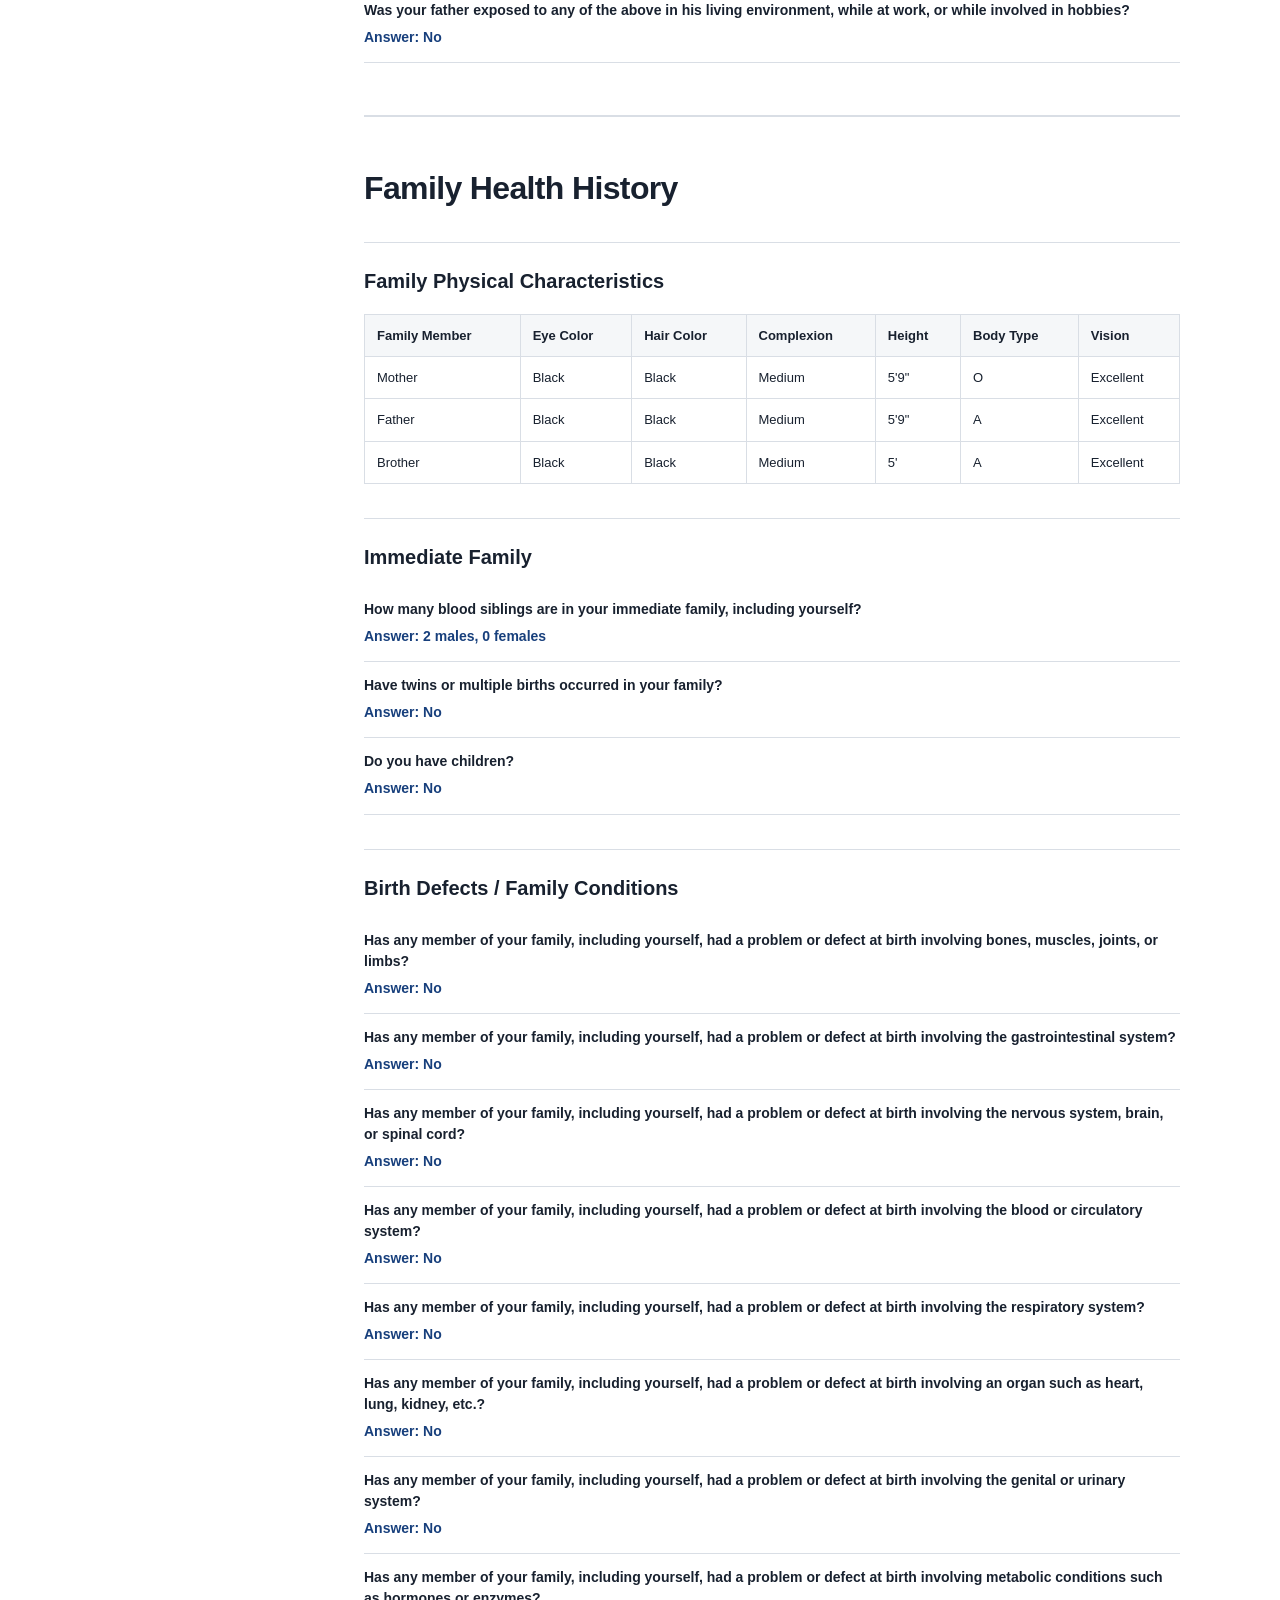
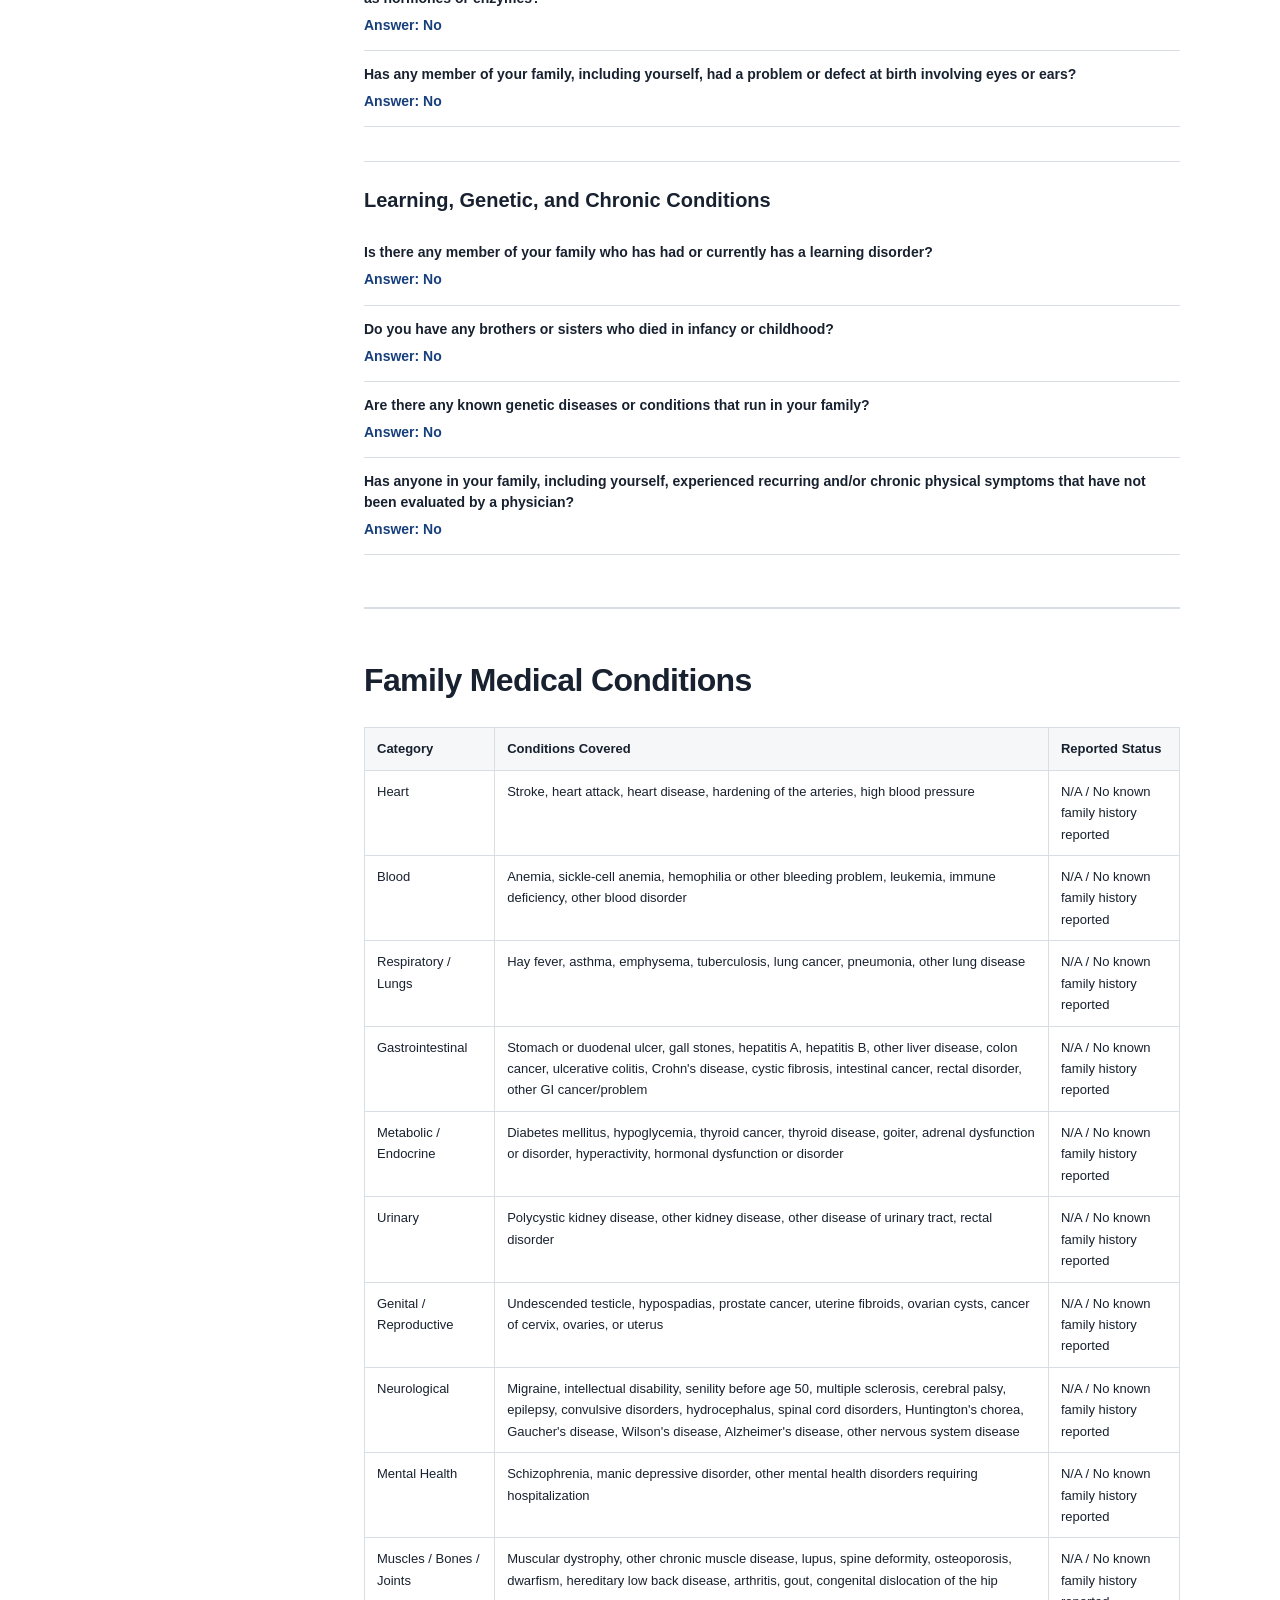
<file: result.html>
<!doctype html>
<html lang="en">
<head>
  <meta charset="utf-8">
  <meta name="viewport" content="width=device-width, initial-scale=1">
  <title>Health & Results</title>
  <meta name="description" content="Complete donor questionnaire, family health history, and fertility report.">
  <meta name="theme-color" content="#1f2937">
  <link rel="stylesheet" href="style.css">
</head>
<body>
  <a class="skip-link" href="#main">Skip to content</a>
  <header class="site-header">
    <div class="container header-row">
      <a class="brand" href="index.html">Shawn <span>Known Donor Profile</span></a>
      <button class="menu-button" type="button" aria-expanded="false" aria-controls="site-nav">Menu</button>
      <nav id="site-nav" class="site-nav" aria-label="Primary navigation">
        <a href="index.html">Overview</a>
        <a href="info.html">About</a>
        <a href="why.html">Donation</a>
        <a class="active" aria-current="page" href="result.html">Health & Results</a>
        <a href="photos.html">Photos</a>
        <a href="mailto:profile.contact.shawn@gmail.com?subject=Known%20donor%20introduction">Contact</a>
      </nav>
    </div>
  </header>
  <main id="main">
    <header class="page-header">
      <div class="container narrow">
        <p class="label">Medical information</p>
        <h1>Health and test results</h1>
        <p>This page contains my complete testing report. 
          I have undergone directed donor testing at the sperm bank, and the information below is consistent with the official report provided by the sperm bank.
          Please feel free to contact me if you would like to see the original documents. 
          I'm happy to share them.</p>
      </div>
    </header>

    <div class="container questionnaire-layout">
      <nav class="contents" aria-label="Health information contents">
        <strong>Contents</strong>
        <a href="#risk">Donor risk assessment</a>
        <a href="#personal-health">Fertility & personal health</a>
        <a href="#general-health">Lifestyle & general health</a>
        <a href="#family-history">Family health history</a>
        <a href="#family-conditions">Family medical conditions</a>
        <a href="#fertility-report">Fertility report</a>
      </nav>
      <div class="questionnaire">
<section id="risk">
  <h2>Donor Risk Behavior Assessment</h2>

  <div class="question-block">
    <strong>1. Have you had sex with another male in the preceding five years?</strong>
    <p class="answer">Answer: No</p>
  </div> 
  <div class="question-block">
    <strong>2. Have you injected drugs for non-medical reasons in the preceding five years?</strong>
    <p class="answer">Answer: No</p>
  </div>

  <div class="question-block">
    <strong>3. Have you engaged in sex in exchange for money or drugs in the preceding five years?</strong>
    <p class="answer">Answer: No</p>
  </div>

  <div class="question-block">
    <strong>4. Have you had sex in the preceding 12 months with a person who would have answered yes to the previous risk items, or with a person known or suspected to have HIV, HBV, or clinically active HCV?</strong>
    <p class="answer">Answer: No</p>
  </div>

  <div class="question-block">
    <strong>5. Have you been exposed in the preceding 12 months to known or suspected HIV, HBV, or HCV infected blood?</strong>
    <p class="answer">Answer: No</p>
  </div>

  <div class="question-block">
    <strong>6. Have you been in juvenile detention, lockup, jail, or prison for more than 72 consecutive hours in the preceding 12 months?</strong>
    <p class="answer">Answer: No</p>
  </div>

  <div class="question-block">
    <strong>7. Have you lived with another person who has hepatitis B or clinically active hepatitis C infection in the preceding 12 months?</strong>
    <p class="answer">Answer: No</p>
  </div>

  <div class="question-block">
    <strong>8. Within the preceding 12 months, have you undergone tattooing, ear piercing, or body piercing where sterile procedures were not used?</strong>
    <p class="answer">Answer: No</p>
  </div>

  <div class="question-block">
    <strong>9. Have you had a past diagnosis of clinical, symptomatic viral hepatitis after your eleventh birthday, unless it was identified as hepatitis A, EBV, or CMV?</strong>
    <p class="answer">Answer: No</p>
  </div>

  <div class="question-block">
    <strong>10. Do you have or suspect that you have sepsis at this time?</strong>
    <p class="answer">Answer: No</p>
  </div>

  <div class="question-block">
    <strong>11. Have you had a smallpox vaccination in the preceding eight weeks?</strong>
    <p class="answer">Answer: No</p>
  </div>

  <div class="question-block">
    <strong>12. Have you been diagnosed with clinically recognizable vaccinia virus infection?</strong>
    <p class="answer">Answer: No</p>
  </div>

  <div class="question-block">
    <strong>13. Have you had a medical diagnosis, illness, suspicion, or confirmed viremia related to West Nile Virus in the preceding 120 days?</strong>
    <p class="answer">Answer: No</p>
  </div>

  <div class="question-block">
    <strong>14. Have you tested positive or reactive for West Nile Virus infection using a donor screening test in the preceding 120 days?</strong>
    <p class="answer">Answer: No</p>
  </div>

  <div class="question-block">
    <strong>15. Have you been treated for or had syphilis within the preceding 12 months?</strong>
    <p class="answer">Answer: No</p>
  </div>

  <div class="question-block">
    <strong>16. Have you been treated for or had chlamydia or gonorrhea infection in the preceding 12 months?</strong>
    <p class="answer">Answer: No</p>
  </div>

  <div class="question-block">
    <strong>17. Have you or any of your blood relatives ever been diagnosed with Creutzfeldt-Jakob disease?</strong>
    <p class="answer">Answer: No</p>
  </div>

  <div class="question-block">
    <strong>18. Have you ever been diagnosed with vCJD or any other form of Creutzfeldt-Jakob disease?</strong>
    <p class="answer">Answer: No</p>
  </div>

  <div class="question-block">
    <strong>19. Have you been diagnosed with dementia or another neurological disease of unknown cause?</strong>
    <p class="answer">Answer: No</p>
  </div>

  <div class="question-block">
    <strong>20. Have you ever been diagnosed with dementia or any degenerative, demyelinating, or other neurological disease of unknown etiology?</strong>
    <p class="answer">Answer: No</p>
  </div>

  <div class="question-block">
    <strong>21. Have you received a non-synthetic dura mater transplant, human pituitary-derived growth hormone, or had relevant family history associated with CJD?</strong>
    <p class="answer">Answer: No</p>
  </div>

  <div class="question-block">
    <strong>22. Have you spent three months or more cumulatively in the United Kingdom from 1980 through 1996?</strong>
    <p class="answer">Answer: No</p>
  </div>

  <div class="question-block">
    <strong>23. Are you a current or former U.S. military member, civilian military employee, or dependent who resided at certain U.S. military bases in Europe during the listed periods?</strong>
    <p class="answer">Answer: No</p>
  </div>

  <div class="question-block">
    <strong>24. Have you lived cumulatively for five years or more in Europe from 1980 until present?</strong>
    <p class="answer">Answer: No</p>
  </div>

  <div class="question-block">
    <strong>25. Have you received any transfusion of blood or blood components in the United Kingdom or France between 1980 and present?</strong>
    <p class="answer">Answer: No</p>
  </div>

  <div class="question-block">
    <strong>26. Were you or any of your sexual partners born in, or have you or any of your sexual partners lived in, certain listed African countries after 1977?</strong>
    <p class="answer">Answer: No</p>
  </div>

  <div class="question-block">
    <strong>27. Have you received a blood transfusion or medical treatment involving blood in certain listed African countries after 1977?</strong>
    <p class="answer">Answer: No</p>
  </div>

  <div class="question-block">
    <strong>28. Have you been the recipient of a xenotransplantation product?</strong>
    <p class="answer">Answer: No</p>
  </div>

  <div class="question-block">
    <strong>29. Has anyone you have had close contact with been the recipient of a xenotransplantation product?</strong>
    <p class="answer">Answer: No</p>
  </div>

  <div class="question-block">
    <strong>30. Does your medical history or medical records show any evidence of a diagnosis or prior positive/reactive screening test result for HIV?</strong>
    <p class="answer">Answer: No</p>
  </div>

  <div class="question-block">
    <strong>31. Have you ever had unexplained weight loss?</strong>
    <p class="answer">Answer: No</p>
  </div>

  <div class="question-block">
    <strong>32. Have you ever had unexplained night sweats?</strong>
    <p class="answer">Answer: No</p>
  </div>

  <div class="question-block">
    <strong>33. Have you ever had blue or purple spots on or under the skin or mucous membranes typical of Kaposi’s sarcoma?</strong>
    <p class="answer">Answer: No</p>
  </div>

  <div class="question-block">
    <strong>34. Have you ever had swollen lymph nodes for longer than one month?</strong>
    <p class="answer">Answer: No</p>
  </div>

  <div class="question-block">
    <strong>35. Have you ever had an unexplained temperature greater than 100.5°F / 38.6°C for more than 10 days?</strong>
    <p class="answer">Answer: No</p>
  </div>

  <div class="question-block">
    <strong>36. Have you ever had unexplained persistent cough or shortness of breath?</strong>
    <p class="answer">Answer: No</p>
  </div>

  <div class="question-block">
    <strong>37. Have you ever had opportunistic infections?</strong>
    <p class="answer">Answer: No</p>
  </div>

  <div class="question-block">
    <strong>38. Have you ever had unexplained persistent diarrhea?</strong>
    <p class="answer">Answer: No</p>
  </div>

  <div class="question-block">
    <strong>39. Have you ever had unexplained persistent white spots or unusual blemishes in the mouth?</strong>
    <p class="answer">Answer: No</p>
  </div>

  <div class="question-block">
    <strong>40. Does your medical history or medical records show evidence of a diagnosis or prior positive/reactive screening test for hepatitis B or hepatitis C?</strong>
    <p class="answer">Answer: No</p>
  </div>

  <div class="question-block">
    <strong>41. Have you ever had unexplained jaundice?</strong>
    <p class="answer">Answer: No</p>
  </div>

  <div class="question-block">
    <strong>42. Have you ever had unexplained hepatomegaly?</strong>
    <p class="answer">Answer: No</p>
  </div>

  <div class="question-block">
    <strong>43. Have you had a past diagnosis of clinical, symptomatic viral hepatitis after your eleventh birthday that was not later identified as hepatitis A, EBV, or CMV?</strong>
    <p class="answer">Answer: No</p>
  </div>

  <div class="question-block">
    <strong>44. Within the past 120 days, have you experienced unexplained fever, headache, body aches, or eye pain, possibly with rash or swollen glands?</strong>
    <p class="answer">Answer: No</p>
  </div>

  <div class="question-block">
    <strong>45. Within the past 120 days, have you been diagnosed with severe illness such as encephalitis, meningitis, meningoencephalitis, or acute flaccid paralysis?</strong>
    <p class="answer">Answer: No</p>
  </div>

  <div class="question-block">
    <strong>46. Within the past 120 days, have you had signs or symptoms of severe illness such as high fever, neck stiffness, coma, tremors, convulsions, weakness, or paralysis?</strong>
    <p class="answer">Answer: No</p>
  </div>

  <div class="question-block">
    <strong>47. Have you, in the last 12 months, been diagnosed with sepsis or related systemic infection conditions?</strong>
    <p class="answer">Answer: No</p>
  </div>

  <div class="question-block">
    <strong>48. Have you ever had clinical evidence of infection with two or more unexplained systemic responses to infection?</strong>
    <p class="answer">Answer: No</p>
  </div>

  <div class="question-block">
    <strong>49. Have you, in the last 12 months, experienced severe signs of sepsis such as unexplained hypoxemia, elevated lactate, low urination, altered mentation, or low blood pressure?</strong>
    <p class="answer">Answer: No</p>
  </div>

  <div class="question-block">
    <strong>50. Have you, in the last 12 months, had a blood test with a positive blood culture associated with the previous conditions?</strong>
    <p class="answer">Answer: No</p>
  </div>

  <div class="question-block">
    <strong>51. Does your medical history or medical records show evidence of a diagnosis or prior positive/reactive screening test result for HTLV?</strong>
    <p class="answer">Answer: No</p>
  </div>

  <div class="question-block">
    <strong>52. Have you ever experienced unexplained paraparesis?</strong>
    <p class="answer">Answer: No</p>
  </div>

  <div class="question-block">
    <strong>53. Have you ever been diagnosed with adult T-cell leukemia?</strong>
    <p class="answer">Answer: No</p>
  </div>

  <div class="question-block">
    <strong>54. Have you ever been excluded from blood donation due to history of, or having, infectious disease?</strong>
    <p class="answer">Answer: No</p>
  </div>

  <div class="question-block">
    <strong>55. Within the previous six months, were you bitten by an animal suspected of having rabies?</strong>
    <p class="answer">Answer: No</p>
  </div>

  <div class="question-block">
    <strong>56. Do you have a history of Herpes Simplex Virus type 2?</strong>
    <p class="answer">Answer: No</p>
  </div>

  <div class="question-block">
    <strong>57. Have you had significant exposure to a substance that may be transferred in toxic doses, such as lead, pesticides, asbestos, mercury, or gold?</strong>
    <p class="answer">Answer: No</p>
  </div>

  <div class="question-block">
    <strong>58. Have you worked in an occupation that put you at increased risk of radiation or chemical exposure, or do you have known history of such exposure?</strong>
    <p class="answer">Answer: No</p>
  </div>

  <div class="question-block">
    <strong>59. Within the last 12 months, did you receive a blood transfusion?</strong>
    <p class="answer">Answer: No</p>
  </div>

  <div class="question-block">
    <strong>60. Have any of your sexual partners had a known episode of trichomoniasis?</strong>
    <p class="answer">Answer: No</p>
  </div>

  <div class="question-block">
    <strong>61. Do you have an infectious skin disease?</strong>
    <p class="answer">Answer: No</p>
  </div>

  <div class="question-block">
    <strong>62. Have you had more than one sexual partner within the last six months?</strong>
    <p class="answer">Answer: No</p>
  </div>

  <div class="question-block">
    <strong>63. Do you have a history of alcohol abuse?</strong>
    <p class="answer">Answer: No</p>
  </div>
</section>
<section id="personal-health">
  <h2>Fertility & personal health</h2>

  <h3>Fertility History</h3>

  <div class="question-block">
    <strong>Do you have any children?</strong>
    <p class="answer">Answer: No</p>
  </div>

  <div class="question-block">
    <strong>Has a woman ever conceived with your sperm?</strong>
    <p class="answer">Answer: No</p>
  </div>

  <div class="question-block">
    <strong>Have you ever donated sperm before?</strong>
    <p class="answer">Answer: No</p>
  </div>

  <div class="question-block">
    <strong>Have you ever been refused as a sperm donor?</strong>
    <p class="answer">Answer: No</p>
  </div>

  <div class="question-block">
    <strong>Have you ever been told that you were infertile?</strong>
    <p class="answer">Answer: No</p>
  </div>

  <div class="question-block">
    <strong>Has your mother ever had a miscarriage?</strong>
    <p class="answer">Answer: No</p>
  </div>

  <div class="question-block">
    <strong>Is there any history of infertility problems in your family, including difficulty conceiving or miscarriage?</strong>
    <p class="answer">Answer: No</p>
  </div>

  <h3>Personal Health History</h3>

  <div class="question-block">
    <strong>Did your parents have difficulty conceiving?</strong>
    <p class="answer">Answer: No</p>
  </div>

  <div class="question-block">
    <strong>Do any of your brothers have fertility problems?</strong>
    <p class="answer">Answer: No</p>
  </div>

  <div class="question-block">
    <strong>Did your mother take diethylstilbestrol (DES) or any drugs while she was pregnant with you?</strong>
    <p class="answer">Answer: No</p>
  </div>

  <div class="question-block">
    <strong>Are you exposed to excess heat, such as sauna, hot tubs, or steam rooms?</strong>
    <p class="answer">Answer: No</p>
  </div>

  <div class="question-block">
    <strong>Do you wear jockey / brief type underwear?</strong>
    <p class="answer">Answer: No</p>
  </div>

  <h3>General Medical History</h3>

  <div class="question-block">
    <strong>Have you ever donated blood or plasma?</strong>
    <p class="answer">Answer: No</p>
  </div>

  <div class="question-block">
    <strong>Have you ever been refused as a blood donor?</strong>
    <p class="answer">Answer: No</p>
  </div>

  <div class="question-block">
    <strong>Do you currently have any allergies?</strong>
    <p class="answer">Answer: No</p>
  </div>

  <div class="question-block">
    <strong>Have you ever had surgery?</strong>
    <p class="answer">Answer: No</p>
  </div>

  <h3>Vision</h3>

  <div class="question-block">
    <strong>How is your vision without contacts or eyeglasses?</strong>
    <p class="answer">Answer: Fair</p>
  </div>

  <div class="question-block">
    <strong>Do you wear glasses?</strong>
    <p class="answer">Answer: Yes</p>
  </div>

  <div class="question-block">
    <strong>If yes, at what age?</strong>
    <p class="answer">Answer: 16</p>
  </div>

  <div class="question-block">
    <strong>Are you nearsighted, farsighted, or other?</strong>
    <p class="answer">Answer: nearsighted</p>
  </div>

  <div class="question-block">
    <strong>Your vision</strong>
    <p class="answer">Right Eye: 325 &nbsp; | &nbsp; Left Eye: 200 </p>
  </div>

  <div class="question-block">
    <strong>Your eyeglass prescription</strong>
    <p class="answer">Right Eye: 325 &nbsp; | &nbsp; Left Eye: 200 </p>
  </div>

  <h3>Hearing, Dental, and Other Health History</h3>

  <div class="question-block">
    <strong>Do you have normal hearing?</strong>
    <p class="answer">Answer: Yes</p>
  </div>

  <div class="question-block">
    <strong>Condition of your teeth</strong>
    <p class="answer">Answer: Good</p>
  </div>

  <div class="question-block">
    <strong>Have you ever had braces?</strong>
    <p class="answer">Answer: Yes</p>
  </div>

  <div class="question-block">
    <strong>Have you had any hospitalization not already mentioned?</strong>
    <p class="answer">Answer: No</p>
  </div>

  <div class="question-block">
    <strong>Have you ever had major radiation exposure or X-ray exposure?</strong>
    <p class="answer">Answer: No</p>
  </div>
</section>
<section id="general-health">
  <h2>Lifestyle & general health</h2>

  

  <h3>Sexually Transmissible Disease History</h3>

  <div class="question-block">
    <strong>Have you or any of your sexual partners ever had syphilis?</strong>
    <p class="answer">Answer: No</p>
  </div>

  <div class="question-block">
    <strong>Have you or any of your sexual partners ever had gonorrhea?</strong>
    <p class="answer">Answer: No</p>
  </div>

  <div class="question-block">
    <strong>Have you or any of your sexual partners ever had NSU / non-specific urethritis?</strong>
    <p class="answer">Answer: No</p>
  </div>

  <div class="question-block">
    <strong>Have you or any of your sexual partners ever had chlamydia?</strong>
    <p class="answer">Answer: No</p>
  </div>

  <div class="question-block">
    <strong>Have you or any of your sexual partners ever had venereal / genital warts?</strong>
    <p class="answer">Answer: No</p>
  </div>

  <div class="question-block">
    <strong>Have you or any of your sexual partners ever had pelvic inflammatory disease?</strong>
    <p class="answer">Answer: No</p>
  </div>

  <div class="question-block">
    <strong>Have you or any of your sexual partners ever had herpes?</strong>
    <p class="answer">Answer: No</p>
  </div>

  <div class="question-block">
    <strong>Have you or any of your sexual partners ever had trichomoniasis?</strong>
    <p class="answer">Answer: No</p>
  </div>

  <div class="question-block">
    <strong>Have you or any of your sexual partners ever had other sexually transmissible diseases?</strong>
    <p class="answer">Answer: No</p>
  </div>

  <h3>General Health History</h3>

  <div class="question-block">
    <strong>Have you ever had major illnesses such as amoebic dysentery, hepatitis, pneumonia, mononucleosis, etc.?</strong>
    <p class="answer">Answer: No</p>
  </div>

  <div class="question-block">
    <strong>Do you have any current or chronic medical problems / conditions?</strong>
    <p class="answer">Answer: No</p>
  </div>

  <div class="question-block">
    <strong>Have you been bitten by an animal suspected of rabies in the last six months?</strong>
    <p class="answer">Answer: No</p>
  </div>

  <div class="question-block">
    <strong>Have you ever served in the military?</strong>
    <p class="answer">Answer: No</p>
  </div>

  <div class="question-block">
    <strong>Did your father serve in the military?</strong>
    <p class="answer">Answer: No</p>
  </div>

  <div class="question-block">
    <strong>Are you currently taking any medications?</strong>
    <p class="answer">Answer: No</p>
  </div>

  <div class="question-block">
    <strong>Have you ever taken growth hormone from human pituitary glands?</strong>
    <p class="answer">Answer: No</p>
  </div>

  <div class="question-block">
    <strong>Have you ever taken insulin from cows / bovine or beef insulin?</strong>
    <p class="answer">Answer: No</p>
  </div>

  <div class="question-block">
    <strong>Have you ever taken Hepatitis B Immune Globulin after exposure to hepatitis B?</strong>
    <p class="answer">Answer: No</p>
  </div>

  <div class="question-block">
    <strong>Have you ever taken an unlicensed vaccine?</strong>
    <p class="answer">Answer: No</p>
  </div>

  <div class="question-block">
    <strong>Have you ever been in juvenile detention or been an inmate of a correctional facility for 72 consecutive hours or longer?</strong>
    <p class="answer">Answer: No</p>
  </div>

  <div class="question-block">
    <strong>Within the past 12 months, have you been in juvenile detention or been an inmate of a correctional facility for 72 consecutive hours or longer?</strong>
    <p class="answer">Answer: No</p>
  </div>

  <h3>Substance Use History</h3>

  <div class="question-block">
    <strong>Marijuana</strong>
    <p class="answer">Answer: Never Used</p>
  </div>

  <div class="question-block">
    <strong>Cocaine</strong>
    <p class="answer">Answer: Never Used</p>
  </div>

  <div class="question-block">
    <strong>Barbiturates / acid</strong>
    <p class="answer">Answer: Never Used</p>
  </div>

  <div class="question-block">
    <strong>Narcotics / opiates, including heroin, methadone, opium, morphine, Vicodin, OxyContin, Percocet, codeine, etc.</strong>
    <p class="answer">Answer: Never Used</p>
  </div>

  <div class="question-block">
    <strong>Amphetamines, including Adderall, Dexedrine, MDMA / ecstasy</strong>
    <p class="answer">Answer: Never Used</p>
  </div>

  <div class="question-block">
    <strong>Hallucinogens, including LSD, mescaline, mushrooms, peyote</strong>
    <p class="answer">Answer: Never Used</p>
  </div>

  <div class="question-block">
    <strong>Tranquilizers, including Special K, sleeping pills, Xanax, Valium, or other benzodiazepines</strong>
    <p class="answer">Answer: Never Used</p>
  </div>

  <div class="question-block">
    <strong>Anti-depressants</strong>
    <p class="answer">Answer: Never Used</p>
  </div>

  <div class="question-block">
    <strong>PCP</strong>
    <p class="answer">Answer: Never Used</p>
  </div>

  <div class="question-block">
    <strong>Inhalants, including amyl or butyl nitrate and aerosol propellants</strong>
    <p class="answer">Answer: Never Used</p>
  </div>

  <div class="question-block">
    <strong>Over-the-counter drugs</strong>
    <p class="answer">Answer: Never Used</p>
  </div>

  <div class="question-block">
    <strong>Steroids</strong>
    <p class="answer">Answer: Never Used</p>
  </div>

  <div class="question-block">
    <strong>Others</strong>
    <p class="answer">Answer: Never Used</p>
  </div>

  <h3>Alcohol, Smoking, and Caffeine</h3>

  <div class="question-block">
    <strong>Do you drink alcoholic beverages?</strong>
    <p class="answer">Answer: No</p>
  </div>

  <div class="question-block">
    <strong>Approximately how many drinks per week do you consume?</strong>
    <p class="answer">Answer: 0</p>
  </div>

  <div class="question-block">
    <strong>If you now drink less than 3 drinks per week, was there ever a time when you drank more?</strong>
    <p class="answer">Answer: No</p>
  </div>

  <div class="question-block">
    <strong>Do you smoke cigarettes?</strong>
    <p class="answer">Answer: No</p>
  </div>

  <div class="question-block">
    <strong>Do you drink coffee or other caffeinated beverages?</strong>
    <p class="answer">Answer: few</p>
  </div>

  <div class="question-block">
    <strong>Was your father exposed to toxic chemicals?</strong>
    <p class="answer">Answer: No</p>
  </div>

  <div class="question-block">
    <strong>Was your father exposed to sprays?</strong>
    <p class="answer">Answer: No</p>
  </div>

  <div class="question-block">
    <strong>Was your father exposed to fumes or exhaust?</strong>
    <p class="answer">Answer: No</p>
  </div>

  <div class="question-block">
    <strong>Was your father exposed to radiation?</strong>
    <p class="answer">Answer: No</p>
  </div>

  <div class="question-block">
    <strong>Was your father exposed to flea powders or sprays?</strong>
    <p class="answer">Answer: No</p>
  </div>

  <div class="question-block">
    <strong>Was your father exposed to lead or lead products?</strong>
    <p class="answer">Answer: No</p>
  </div>

  <div class="question-block">
    <strong>Was your father exposed to asbestos or asbestos products?</strong>
    <p class="answer">Answer: No</p>
  </div>

  <div class="question-block">
    <strong>Was your father exposed to cleaning solutions or solvents?</strong>
    <p class="answer">Answer: No</p>
  </div>

  <div class="question-block">
    <strong>Was your father exposed to pesticides, herbicides, or fertilizers?</strong>
    <p class="answer">Answer: No</p>
  </div>

  <div class="question-block">
    <strong>Was your father exposed to petroleum products?</strong>
    <p class="answer">Answer: No</p>
  </div>

  <div class="question-block">
    <strong>
      Was your father exposed to any of the above in his living environment,
      while at work, or while involved in hobbies?
    </strong>
    <p class="answer">Answer: No</p>
  </div>
</section>
<section id="family-history">
  <h2>Family Health History</h2>

  <h3>Family Physical Characteristics</h3>

  <table class="info-table">
    <thead>
      <tr>
        <th>Family Member</th>
        <th>Eye Color</th>
        <th>Hair Color</th>
        <th>Complexion</th>
        <th>Height</th>
        <th>Body Type</th>
        <th>Vision</th>
      </tr>
    </thead>

    <tbody>
      <tr>
        <td>Mother</td>
        <td>Black</td>
        <td>Black</td>
        <td>Medium</td>
        <td>5'9"</td>
        <td>O</td>
        <td>Excellent</td>
      </tr>

      <tr>
        <td>Father</td>
        <td>Black</td>
        <td>Black</td>
        <td>Medium</td>
        <td>5'9"</td>
        <td>A</td>
        <td>Excellent</td>
      </tr>

      <tr>
        <td>Brother</td>
        <td>Black</td>
        <td>Black</td>
        <td>Medium</td>
        <td>5'</td>
        <td>A</td>
        <td>Excellent</td>
      </tr>
    </tbody>
  </table>

  <h3>Immediate Family</h3>

  <div class="question-block">
    <strong>How many blood siblings are in your immediate family, including yourself?</strong>
    <p class="answer">Answer: 2 males, 0 females</p>
  </div>

  <div class="question-block">
    <strong>Have twins or multiple births occurred in your family?</strong>
    <p class="answer">Answer: No</p>
  </div>

  <div class="question-block">
    <strong>Do you have children?</strong>
    <p class="answer">Answer: No</p>
  </div>

  <h3>Birth Defects / Family Conditions</h3>

  <div class="question-block">
    <strong>Has any member of your family, including yourself, had a problem or defect at birth involving bones, muscles, joints, or limbs?</strong>
    <p class="answer">Answer: No</p>
  </div>

  <div class="question-block">
    <strong>Has any member of your family, including yourself, had a problem or defect at birth involving the gastrointestinal system?</strong>
    <p class="answer">Answer: No</p>
  </div>

  <div class="question-block">
    <strong>Has any member of your family, including yourself, had a problem or defect at birth involving the nervous system, brain, or spinal cord?</strong>
    <p class="answer">Answer: No</p>
  </div>

  <div class="question-block">
    <strong>Has any member of your family, including yourself, had a problem or defect at birth involving the blood or circulatory system?</strong>
    <p class="answer">Answer: No</p>
  </div>

  <div class="question-block">
    <strong>Has any member of your family, including yourself, had a problem or defect at birth involving the respiratory system?</strong>
    <p class="answer">Answer: No</p>
  </div>

  <div class="question-block">
    <strong>Has any member of your family, including yourself, had a problem or defect at birth involving an organ such as heart, lung, kidney, etc.?</strong>
    <p class="answer">Answer: No</p>
  </div>

  <div class="question-block">
    <strong>Has any member of your family, including yourself, had a problem or defect at birth involving the genital or urinary system?</strong>
    <p class="answer">Answer: No</p>
  </div>

  <div class="question-block">
    <strong>Has any member of your family, including yourself, had a problem or defect at birth involving metabolic conditions such as hormones or enzymes?</strong>
    <p class="answer">Answer: No</p>
  </div>

  <div class="question-block">
    <strong>Has any member of your family, including yourself, had a problem or defect at birth involving eyes or ears?</strong>
    <p class="answer">Answer: No</p>
  </div>

  <h3>Learning, Genetic, and Chronic Conditions</h3>

  <div class="question-block">
    <strong>Is there any member of your family who has had or currently has a learning disorder?</strong>
    <p class="answer">Answer: No</p>
  </div>

  <div class="question-block">
    <strong>Do you have any brothers or sisters who died in infancy or childhood?</strong>
    <p class="answer">Answer: No</p>
  </div>

  <div class="question-block">
    <strong>Are there any known genetic diseases or conditions that run in your family?</strong>
    <p class="answer">Answer: No</p>
  </div>

  <div class="question-block">
    <strong>Has anyone in your family, including yourself, experienced recurring and/or chronic physical symptoms that have not been evaluated by a physician?</strong>
    <p class="answer">Answer: No</p>
  </div>
</section>
<section id="family-conditions">
  <h2>Family Medical Conditions</h2>
  <table class="info-table">
    <thead>
      <tr>
        <th>Category</th>
        <th>Conditions Covered</th>
        <th>Reported Status</th>
      </tr>
    </thead>

    <tbody>
      <tr>
        <td>Heart</td>
        <td>Stroke, heart attack, heart disease, hardening of the arteries, high blood pressure</td>
        <td>N/A / No known family history reported</td>
      </tr>

      <tr>
        <td>Blood</td>
        <td>Anemia, sickle-cell anemia, hemophilia or other bleeding problem, leukemia, immune deficiency, other blood disorder</td>
        <td>N/A / No known family history reported</td>
      </tr>

      <tr>
        <td>Respiratory / Lungs</td>
        <td>Hay fever, asthma, emphysema, tuberculosis, lung cancer, pneumonia, other lung disease</td>
        <td>N/A / No known family history reported</td>
      </tr>

      <tr>
        <td>Gastrointestinal</td>
        <td>Stomach or duodenal ulcer, gall stones, hepatitis A, hepatitis B, other liver disease, colon cancer, ulcerative colitis, Crohn's disease, cystic fibrosis, intestinal cancer, rectal disorder, other GI cancer/problem</td>
        <td>N/A / No known family history reported</td>
      </tr>

      <tr>
        <td>Metabolic / Endocrine</td>
        <td>Diabetes mellitus, hypoglycemia, thyroid cancer, thyroid disease, goiter, adrenal dysfunction or disorder, hyperactivity, hormonal dysfunction or disorder</td>
        <td>N/A / No known family history reported</td>
      </tr>

      <tr>
        <td>Urinary</td>
        <td>Polycystic kidney disease, other kidney disease, other disease of urinary tract, rectal disorder</td>
        <td>N/A / No known family history reported</td>
      </tr>

      <tr>
        <td>Genital / Reproductive</td>
        <td>Undescended testicle, hypospadias, prostate cancer, uterine fibroids, ovarian cysts, cancer of cervix, ovaries, or uterus</td>
        <td>N/A / No known family history reported</td>
      </tr>

      <tr>
        <td>Neurological</td>
        <td>Migraine, intellectual disability, senility before age 50, multiple sclerosis, cerebral palsy, epilepsy, convulsive disorders, hydrocephalus, spinal cord disorders, Huntington's chorea, Gaucher's disease, Wilson's disease, Alzheimer's disease, other nervous system disease</td>
        <td>N/A / No known family history reported</td>
      </tr>

      <tr>
        <td>Mental Health</td>
        <td>Schizophrenia, manic depressive disorder, other mental health disorders requiring hospitalization</td>
        <td>N/A / No known family history reported</td>
      </tr>

      <tr>
        <td>Muscles / Bones / Joints</td>
        <td>Muscular dystrophy, other chronic muscle disease, lupus, spine deformity, osteoporosis, dwarfism, hereditary low back disease, arthritis, gout, congenital dislocation of the hip</td>
        <td>N/A / No known family history reported</td>
      </tr>

      <tr>
        <td>Sight / Sound / Smell</td>
        <td>Deafness before age 60, deformity of the ear, cataracts before age 50, blindness, color blindness, glaucoma, deviated septum, retinoblastoma, congenital word blindness, other sight/sound/smell disorder</td>
        <td>N/A / No known family history reported</td>
      </tr>

      <tr>
        <td>Skin</td>
        <td>Acne, eczema, skin cancer, pigmentation disorders, other skin disorders</td>
        <td>N/A / No known family history reported</td>
      </tr>

      <tr>
        <td>Other</td>
        <td>Alcoholism, drug abuse or addiction, breast cancer, other cancer not mentioned above</td>
        <td>N/A / No known family history reported</td>
      </tr>
    </tbody>
  </table>
</section>
<section id="fertility-report">
    <h2>Fertility Test Results</h2>
    <p>
      A PDF of redacted fertility-related test results is available below.
    </p>

    <div class="document-card">
      <h3>Semen Analysis / Fertility Report</h3>

      

      <div class="doc-actions">
        <a class="button primary" href="vials.pdf" target="_blank" rel="noopener">
          Open PDF in New Tab
        </a>
      </div>
    </div>
  </section>
      </div>
    </div>
  </main>
  <footer class="site-footer">
    <div class="container footer-row">
      <span>© <span data-year>2026</span> Shawn</span>
      <span>Medical and legal review required before any donation.</span>
    </div>
  </footer>
  <script src="script.js"></script>
</body>
</html>
</file>
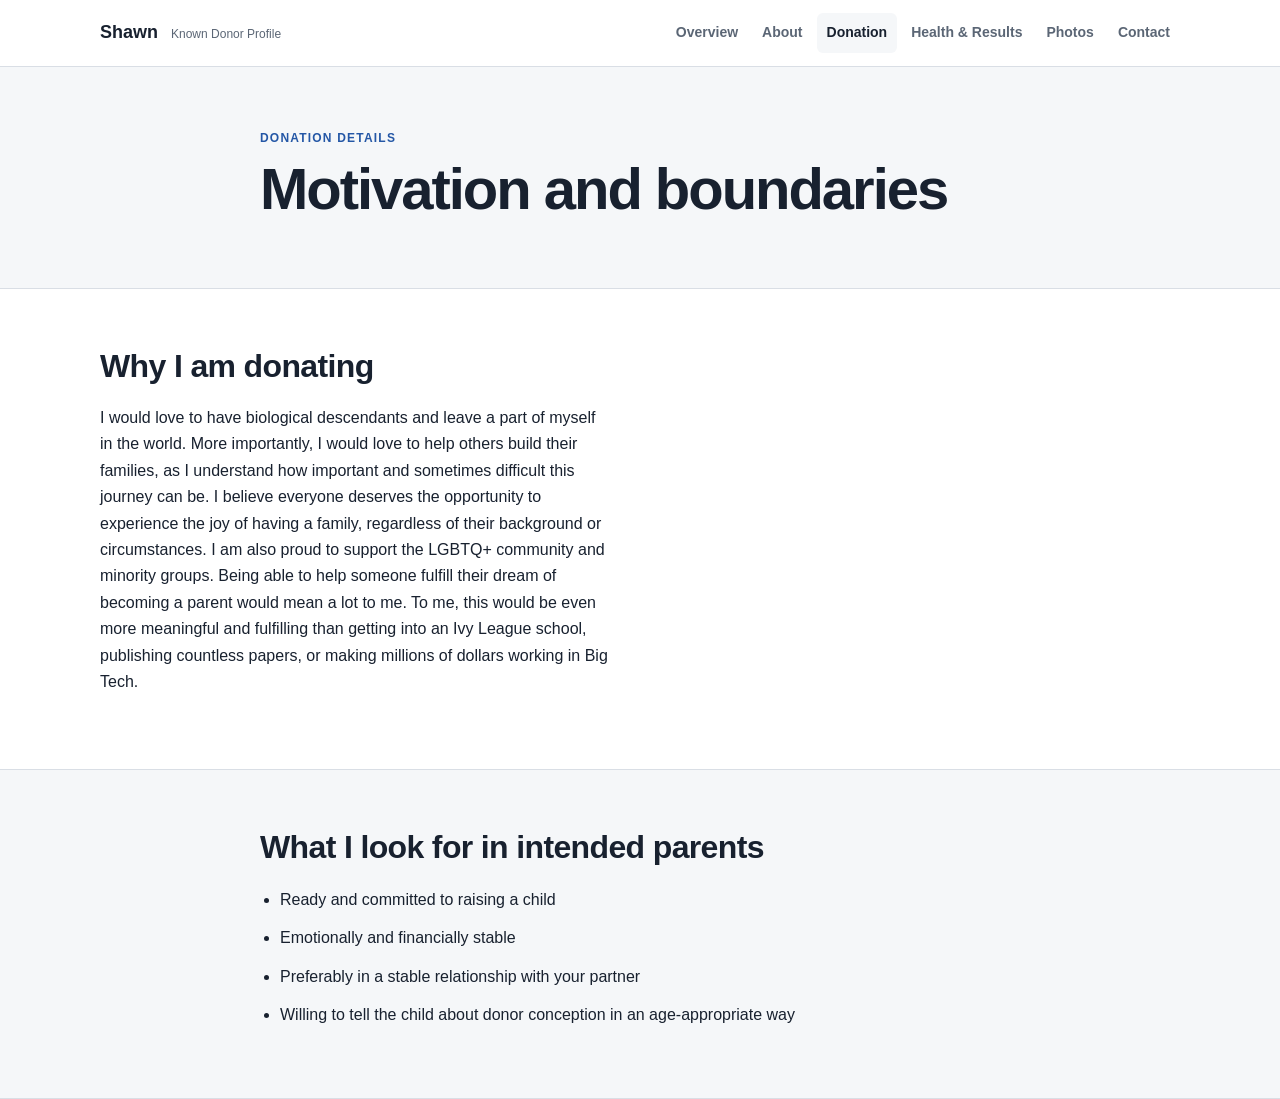
<file: why.html>
<!doctype html>
<html lang="en">
<head>
  <meta charset="utf-8">
  <meta name="viewport" content="width=device-width, initial-scale=1">
  <title>Donation Details | Shawn's Known Donor Profile</title>
  <meta name="description" content="Motivation, role, boundaries, and expectations for a known donor arrangement.">
  <meta name="theme-color" content="#1f2937">
  <link rel="stylesheet" href="style.css">
</head>
<body>
  <a class="skip-link" href="#main">Skip to content</a>
  <header class="site-header">
    <div class="container header-row">
      <a class="brand" href="index.html">Shawn <span>Known Donor Profile</span></a>
      <button class="menu-button" type="button" aria-expanded="false" aria-controls="site-nav">Menu</button>
      <nav id="site-nav" class="site-nav" aria-label="Primary navigation">
        <a href="index.html">Overview</a>
        <a href="info.html">About</a>
        <a class="active" aria-current="page" href="why.html">Donation</a>
        <a href="result.html">Health & Results</a>
        <a href="photos.html">Photos</a>
        <a href="mailto:profile.contact.shawn@gmail.com?subject=Known%20donor%20introduction">Contact</a>
      </nav>
    </div>
  </header>
  <main id="main">
    <header class="page-header">
      <div class="container narrow">
        <p class="label">Donation details</p>
        <h1>Motivation and boundaries</h1>
      </div>
    </header>

    <section class="section">
      <div class="container two-columns">
        <div>
          <h2>Why I am donating</h2>
          <p>I would love to have biological descendants and leave a part of myself in the world. More importantly, I would love to help others build their families, as I understand how important and sometimes difficult this journey can be.
            I believe everyone deserves the opportunity to experience the joy of having a family, regardless of their background or circumstances. I am also proud to support the LGBTQ+ community and minority groups.
            Being able to help someone fulfill their dream of becoming a parent would mean a lot to me. To me, this would be even more meaningful and fulfilling than getting into an Ivy League school, publishing countless papers, or making millions of dollars working in Big Tech.
          </p>
        </div>
      </div>
    </section>

    <section class="section alt">
      <div class="container narrow">
        <h2>What I look for in intended parents</h2>
        <ul class="plain-list">
          <li>Ready and committed to raising a child</li>
          <li>Emotionally and financially stable</li>
          <li>Preferably in a stable relationship with your partner</li>
          <li>Willing to tell the child about donor conception in an age-appropriate way</li>
        </ul>
      </div>
    </section>
  </main>
  <script src="script.js"></script>
</body>
</html>
</file>
<file: style.css>
:root {
  --text: #18212f;
  --muted: #5b6675;
  --line: #d9dee5;
  --light: #f5f7f9;
  --white: #ffffff;
  --accent: #2457a6;
  --accent-dark: #173f7c;
  --max: 1080px;
}

* {
  box-sizing: border-box;
}

html {
  scroll-behavior: smooth;
}

body {
  margin: 0;
  color: var(--text);
  background: var(--white);
  font-family: -apple-system, BlinkMacSystemFont,
    "Segoe UI", Arial, sans-serif;
  font-size: 16px;
  line-height: 1.65;
}

a {
  color: var(--accent);
}

h1, h2, h3, p {
  margin-top: 0;
}

h1 {
  margin-bottom: 16px;
  font-size: clamp(38px, 6vw, 58px);
  line-height: 1.05;
  letter-spacing: -0.035em;
}

h2 {
  margin-bottom: 20px;
  font-size: clamp(25px, 3vw, 32px);
  line-height: 1.2;
  letter-spacing: -0.02em;
}

h3 {
  margin-bottom: 10px;
  font-size: 20px;
}

p {
  margin-bottom: 16px;
}

.container {
  width: min(var(--max), calc(100% - 40px));
  margin: 0 auto;
}

.narrow {
  max-width: 760px;
}

.skip-link {
  position: fixed;
  top: 10px;
  left: 10px;
  z-index: 999;
  transform: translateY(-150%);
  padding: 8px 12px;
  color: white;
  background: var(--text);
}

.skip-link:focus {
  transform: none;
}

:focus-visible {
  outline: 3px solid #f0b429;
  outline-offset: 3px;
}

/* =====================================
   Header
===================================== */

.site-header {
  position: sticky;
  top: 0;
  z-index: 100;
  border-bottom: 1px solid var(--line);
  background: rgba(255,255,255,.96);
}

.header-row {
  min-height: 66px;
  display: flex;
  align-items: center;
  justify-content: space-between;
  gap: 28px;
}

.brand {
  color: var(--text);
  font-size: 18px;
  font-weight: 750;
  text-decoration: none;
}

.brand span {
  margin-left: 8px;
  color: var(--muted);
  font-size: 12px;
  font-weight: 500;
}

.site-nav {
  display: flex;
  align-items: center;
  gap: 4px;
}

.site-nav a {
  padding: 8px 10px;
  border-radius: 6px;
  color: var(--muted);
  font-size: 14px;
  font-weight: 600;
  text-decoration: none;
}

.site-nav a:hover,
.site-nav a.active {
  color: var(--text);
  background: var(--light);
}

.menu-button {
  display: none;
  padding: 7px 10px;
  border: 1px solid var(--line);
  border-radius: 6px;
  background: white;
  color: var(--text);
  cursor: pointer;
}

/* =====================================
   Shared Sections
===================================== */

.hero {
  padding: 84px 0 76px;
  border-bottom: 1px solid var(--line);
}

.label {
  margin-bottom: 10px;
  color: var(--accent);
  font-size: 12px;
  font-weight: 750;
  letter-spacing: .1em;
  text-transform: uppercase;
}

.lead {
  max-width: 700px;
  margin-bottom: 26px;
  color: var(--muted);
  font-size: 20px;
}

.notice-box {
  margin: 24px 0;
  padding: 16px 18px;
  border-left: 4px solid var(--accent);
  background: var(--light);
  font-size: 15px;
}

.notice-box strong {
  color: var(--accent-dark);
}

.actions {
  display: flex;
  flex-wrap: wrap;
  gap: 10px;
}

.button {
  display: inline-block;
  padding: 10px 16px;
  border: 1px solid var(--line);
  border-radius: 7px;
  color: var(--text);
  background: white;
  font-size: 14px;
  font-weight: 700;
  text-decoration: none;
}

.button:hover {
  border-color: #aeb7c2;
  background: var(--light);
}

.button.primary {
  border-color: var(--accent);
  color: white;
  background: var(--accent);
}

.button.primary:hover {
  background: var(--accent-dark);
}

.page-header {
  padding: 62px 0 52px;
  border-bottom: 1px solid var(--line);
  background: var(--light);
}

.page-header p:last-child {
  max-width: 760px;
  margin-bottom: 0;
  color: var(--muted);
}

.section {
  padding: 58px 0;
}

.section.alt {
  border-block: 1px solid var(--line);
  background: var(--light);
}

.two-columns {
  display: grid;
  grid-template-columns: 1fr 1fr;
  gap: 64px;
}

.inline-link {
  font-weight: 700;
  text-underline-offset: 3px;
}

/* =====================================
   Facts, Rows, Steps
===================================== */

.facts {
  margin: 0;
  display: grid;
  grid-template-columns: repeat(3, 1fr);
  border-top: 1px solid var(--line);
  border-left: 1px solid var(--line);
}

.facts div {
  min-height: 100px;
  padding: 18px;
  border-right: 1px solid var(--line);
  border-bottom: 1px solid var(--line);
}

.facts dt,
.rows dt {
  margin-bottom: 6px;
  color: var(--muted);
  font-size: 12px;
  font-weight: 700;
  text-transform: uppercase;
}

.facts dd,
.rows dd {
  margin: 0;
}

.rows {
  margin: 0;
  border-top: 1px solid var(--line);
}

.rows div {
  padding: 13px 0;
  display: grid;
  grid-template-columns: 125px 1fr;
  gap: 18px;
  border-bottom: 1px solid var(--line);
}

.important-rows div {
  padding-block: 16px;
}

.important-rows dt {
  color: var(--accent-dark);
}

.rows dt {
  margin: 2px 0 0;
}

.steps {
  margin: 0;
  padding: 0;
  display: grid;
  grid-template-columns: repeat(4, 1fr);
  gap: 20px;
  list-style: none;
  counter-reset: steps;
}

.steps li {
  padding-top: 16px;
  border-top: 3px solid var(--accent);
  counter-increment: steps;
}

.steps li::before {
  content: counter(steps);
  display: block;
  margin-bottom: 22px;
  color: var(--muted);
  font-size: 13px;
}

.steps strong,
.steps span {
  display: block;
}

.steps strong {
  margin-bottom: 8px;
}

.steps span {
  color: var(--muted);
  font-size: 14px;
}

.plain-list {
  margin: 0;
  padding-left: 20px;
}

.plain-list li {
  margin-bottom: 12px;
}

.contact-section {
  background: var(--text);
  color: white;
}

.contact-section h2,
.contact-section a {
  color: white;
}

.contact-section .small {
  margin-bottom: 0;
  color: #c5ccd5;
  font-size: 13px;
}

/* =====================================
   Questionnaire / Health
===================================== */

.questionnaire-layout {
  padding: 44px 0 70px;
  display: grid;
  grid-template-columns: 220px minmax(0, 1fr);
  gap: 44px;
  align-items: start;
}

.contents {
  position: sticky;
  top: 90px;
  display: grid;
  border: 1px solid var(--line);
}

.contents strong {
  padding: 12px 14px;
  border-bottom: 1px solid var(--line);
  background: var(--light);
  font-size: 13px;
}

.contents a {
  padding: 9px 14px;
  border-bottom: 1px solid var(--line);
  color: var(--muted);
  font-size: 13px;
  text-decoration: none;
}

.contents a:last-child {
  border-bottom: 0;
}

.contents a:hover {
  color: var(--accent);
  background: var(--light);
}

.questionnaire {
  min-width: 0;
}

.questionnaire > section {
  padding: 0 0 52px;
  margin-bottom: 52px;
  border-bottom: 2px solid var(--line);
  scroll-margin-top: 90px;
  overflow-x: auto;
}

.questionnaire > section:last-child {
  margin-bottom: 0;
  border-bottom: 0;
}

.questionnaire h2 {
  margin-bottom: 28px;
}

.questionnaire h3 {
  margin: 34px 0 12px;
  padding-top: 22px;
  border-top: 1px solid var(--line);
}

.question-block {
  padding: 13px 0;
  border-bottom: 1px solid var(--line);
}

.question-block strong {
  display: block;
  font-size: 14px;
  line-height: 1.5;
}

.answer {
  margin: 5px 0 0;
  color: var(--accent-dark);
  font-size: 14px;
  font-weight: 700;
}

.info-table {
  width: 100%;
  min-width: 680px;
  margin: 16px 0 28px;
  border-collapse: collapse;
  font-size: 13px;
}

.info-table th,
.info-table td {
  padding: 10px 12px;
  border: 1px solid var(--line);
  text-align: left;
  vertical-align: top;
}

.info-table th {
  background: var(--light);
}

.document-card {
  padding: 20px;
  border: 1px solid var(--line);
  background: var(--light);
}

.document-card h3 {
  margin: 0 0 4px;
  padding: 0;
  border: 0;
}

.document-card .doc-actions {
  margin-top: 14px;
}

.empty-gallery {
  min-height: 440px;
  border: 1px dashed #b8c0ca;
  background: var(--light);
}

/* =====================================
   Homepage
===================================== */

.home-page .home-main {
  padding-top: 58px;
  padding-bottom: 56px;
}

.home-page .hero-layout {
  display: grid;
  grid-template-columns:
    minmax(0, 1fr)
    minmax(0, 1fr);
  gap: 44px;
  align-items: center;
  padding-bottom: 56px;
  border-bottom: 1px solid var(--line);
}

.home-page .hero-copy,
.home-page .hero-photos {
  min-width: 0;
}

.home-page .hero-copy h1 {
  font-size: clamp(30px, 3.8vw, 44px);
  line-height: 1.13;
}

.home-page .hero-copy .lead {
  font-size: 18px;
  margin-bottom: 20px;
}

.home-page .hero-copy p {
  margin-bottom: 17px;
}

.home-page .hero-actions {
  display: flex;
  gap: 10px;
  flex-wrap: wrap;
}

/* Six Photos */

.home-page .hero-photo-grid {
  display: grid;
  grid-template-columns: repeat(3, minmax(0, 1fr));
  grid-template-rows: repeat(3, minmax(0, 1fr));
  aspect-ratio: 1 / 1;
  gap: 8px;
  width: 100%;
}

.home-page .hero-photo-slot {
  position: relative;
  min-width: 0;
  min-height: 0;
  overflow: hidden;
  border-radius: 6px;
  background: var(--light);
}

.home-page .portrait-main {
  grid-column: span 2;
  grid-row: span 2;
}

.home-page .hero-photo-slot img {
  position: absolute;
  inset: 0;
  display: block;
  width: 100%;
  height: 100%;
  object-fit: cover;
  object-position: center;
}

.home-page .more-photos {
  margin: 10px 0 0;
  text-align: right;
  font-size: 14px;
}

/* Homepage Content */

.home-page .content-section {
  max-width: 860px;
  padding: 42px 0;
  border-bottom: 1px solid var(--line);
}

.home-page .content-section dl {
  margin: 0;
}

.home-page .content-section dl > div {
  display: grid;
  grid-template-columns: 170px minmax(0, 1fr);
  gap: 16px;
  padding: 12px 0;
  border-bottom: 1px solid var(--line);
}

.home-page .content-section dt {
  font-weight: 700;
}

.home-page .content-section dd {
  margin: 0;
  color: var(--muted);
}

.home-page .content-section li {
  margin-bottom: 10px;
}

.home-page .home-main > section:last-child {
  border-bottom: 0;
}

/* =====================================
   Separate Photo Gallery
===================================== */

.photo-grid {
  display: grid;
  grid-template-columns: repeat(3, minmax(0, 1fr));
  gap: 14px;
}

.photo-grid img {
  display: block;
  width: 100%;
  aspect-ratio: 4 / 5;
  object-fit: cover;
  border-radius: 6px;
}

.photo-grid .photo-placeholder {
  display: grid;
  place-items: center;
  width: 100%;
  aspect-ratio: 4 / 5;
  border: 1px dashed #b8c0ca;
  background: var(--light);
  color: var(--muted);
  font-size: 14px;
}

/* =====================================
   Footer
===================================== */

.site-footer {
  padding: 24px 0;
  border-top: 1px solid var(--line);
  color: var(--muted);
  background: white;
  font-size: 12px;
}

.footer-row {
  display: flex;
  justify-content: space-between;
  gap: 20px;
}

/* =====================================
   Responsive
===================================== */

@media (max-width: 820px) {

  .menu-button {
    display: block;
  }

  .site-nav {
    position: absolute;
    top: 66px;
    left: 20px;
    right: 20px;
    display: none;
    padding: 8px;
    flex-direction: column;
    align-items: stretch;
    border: 1px solid var(--line);
    background: white;
  }

  .site-nav.open {
    display: flex;
  }

  .site-nav a {
    padding: 10px;
  }

  .two-columns,
  .questionnaire-layout {
    grid-template-columns: 1fr;
    gap: 34px;
  }

  .contents {
    position: static;
  }

  .steps,
  .facts {
    grid-template-columns: 1fr 1fr;
  }

  .home-page .hero-layout {
    grid-template-columns: 1fr;
    gap: 30px;
  }

  .home-page .hero-photo-grid {
    max-width: 520px;
    margin: 0 auto;
  }

  .home-page .more-photos {
    max-width: 520px;
    margin: 10px auto 0;
  }

  /* Homepage navigation without JavaScript */

  .home-page .header-row {
    flex-wrap: wrap;
    gap: 6px 18px;
    padding-block: 12px;
  }

  .home-page .site-nav {
    position: static;
    display: flex;
    flex-direction: row;
    flex-wrap: wrap;
    align-items: center;
    gap: 2px;
    border: 0;
    padding: 0;
  }

  .home-page .site-nav a {
    padding: 6px 8px;
  }
}

@media (max-width: 560px) {

  .container {
    width: min(var(--max), calc(100% - 28px));
  }

  .brand span {
    display: none;
  }

  .hero {
    padding: 60px 0 54px;
  }

  .section {
    padding: 44px 0;
  }

  .facts,
  .steps {
    grid-template-columns: 1fr;
  }

  .rows div {
    grid-template-columns: 1fr;
    gap: 3px;
  }

  .footer-row {
    flex-direction: column;
  }

  .empty-gallery {
    min-height: 300px;
  }

  .home-page .home-main {
    padding-top: 32px;
  }

  .home-page .hero-layout {
    gap: 24px;
    padding-bottom: 38px;
  }

  .home-page .hero-photo-grid {
    gap: 6px;
  }

  .home-page .content-section {
    padding: 32px 0;
  }

  .home-page .content-section dl > div {
    grid-template-columns: 1fr;
    gap: 2px;
  }

  .photo-grid {
    grid-template-columns: repeat(2, minmax(0, 1fr));
  }
}


/* =====================================
   Photo Gallery Page: Labeled Cards
===================================== */

.gallery-page .page-header {
  padding: 44px 0 24px;
  background: var(--white);
  border-bottom: 0;
}

.gallery-page .page-header h1 {
  margin: 0;
  font-size: clamp(32px, 4vw, 42px);
}

.gallery-page .section {
  padding: 16px 0 72px;
}

.gallery-page .photo-wall {
  display: grid;
  grid-template-columns: repeat(4, minmax(0, 1fr));
  gap: 20px;
}

.gallery-page .gallery-card {
  display: block;
  overflow: hidden;
  border: 1px solid var(--line);
  border-radius: 14px;
  color: var(--text);
  background: var(--white);
  text-decoration: none;
  transition: box-shadow 0.2s ease, transform 0.2s ease;
}

.gallery-page .gallery-card:hover {
  transform: translateY(-2px);
  box-shadow: 0 6px 22px rgba(24, 33, 47, 0.08);
}

.gallery-page .gallery-image {
  position: relative;
  aspect-ratio: 4 / 4.5;
  overflow: hidden;
  background: var(--light);
}

.gallery-page .gallery-image img {
  display: block;
  width: 100%;
  height: 100%;
  object-fit: cover;
}

.gallery-page .gallery-tag {
  position: absolute;
  top: 12px;
  left: 12px;
  border-radius: 999px;
  padding: 4px 11px;
  color: white;
  background: rgba(24, 44, 43, 0.9);
  font-size: 12px;
  font-weight: 700;
  line-height: 1.35;
}

.gallery-page .gallery-caption {
  padding: 14px 16px 16px;
}

.gallery-page .gallery-caption h2 {
  margin: 0 0 5px;
  font-size: 16px;
  font-weight: 700;
  line-height: 1.35;
  letter-spacing: 0;
}

.gallery-page .gallery-caption p {
  margin: 0;
  color: var(--muted);
  font-size: 13px;
  line-height: 1.5;
  white-space: normal;
  display: -webkit-box;
  -webkit-box-orient: vertical;
  -webkit-line-clamp: 2;
  overflow: hidden;
}

@media (max-width: 980px) {
  .gallery-page .photo-wall {
    grid-template-columns: repeat(3, minmax(0, 1fr));
    gap: 14px;
  }
}

@media (max-width: 680px) {
  .gallery-page .photo-wall {
    grid-template-columns: repeat(2, minmax(0, 1fr));
    gap: 10px;
  }

  .gallery-page .gallery-image {
    aspect-ratio: 4 / 4.7;
  }

  .gallery-page .gallery-caption {
    padding: 10px 11px 12px;
  }

  .gallery-page .gallery-caption h2 {
    font-size: 14px;
  }

  .gallery-page .gallery-caption p {
    font-size: 12px;
  }

  .gallery-page .gallery-tag {
    top: 8px;
    left: 8px;
    padding: 3px 9px;
    font-size: 11px;
  }
}

/* =====================================
   About page — restrained typography
===================================== */

.about-page .page-header {
  padding: 42px 0 22px;
  background: var(--white);
  border-bottom: 1px solid var(--line);
}

.about-page .page-header h1 {
  margin: 0;
  font-size: clamp(30px, 3.4vw, 38px);
  line-height: 1.2;
  letter-spacing: -0.025em;
}

.about-page .section {
  padding: 36px 0 42px;
}

.about-page .section + .section {
  border-top: 1px solid var(--line);
}

.about-page .section h2 {
  margin: 0 0 22px;
  font-size: clamp(22px, 2.6vw, 26px);
  font-weight: 700;
  line-height: 1.3;
  letter-spacing: -0.02em;
}

.about-page .facts {
  display: grid;
  grid-template-columns: repeat(3, minmax(0, 1fr));
  gap: 12px;
  border: none;
}

.about-page .facts > div {
  min-height: 76px;
  padding: 14px 16px;
  border: 1px solid var(--line);
  border-radius: 10px;
  background: var(--white);
}

.about-page .facts dt {
  margin: 0 0 3px;
  font-size: 11px;
  line-height: 1.5;
  letter-spacing: .035em;
}

.about-page .facts dd {
  font-size: 15px;
  font-weight: 600;
  line-height: 1.4;
}

/* Three balanced education cards */

.about-page .education-grid {
  display: grid;
  grid-template-columns: repeat(3, minmax(0, 1fr));
  gap: 16px;
}

.about-page .education-card {
  display: flex;
  flex-direction: column;
  align-items: flex-start;
  min-width: 0;
  min-height: 180px;
  padding: 22px 20px;
  border: 1px solid var(--line);
  border-radius: 12px;
  background: var(--white);
}

.about-page .education-label {
  display: block;
  margin: 0 0 18px;
  padding: 0;
  color: var(--muted);
  background: transparent;
  border-radius: 0;
  font-size: 11px;
  font-weight: 700;
  line-height: 1.45;
  letter-spacing: .045em;
  text-transform: uppercase;
}

.about-page .education-card h3 {
  margin: 0 0 10px;
  font-size: 18px;
  font-weight: 700;
  line-height: 1.35;
  letter-spacing: -0.015em;
  overflow-wrap: anywhere;
}

.about-page .education-card h3 a {
  color: var(--text);
  text-decoration: none;
}

.about-page .education-card h3 a span {
  color: var(--accent);
  font-size: 15px;
  font-weight: 500;
}

.about-page .education-card h3 a:hover {
  color: var(--accent);
  text-decoration: underline;
  text-underline-offset: 3px;
}

.about-page .education-card p {
  margin: 0;
  color: var(--muted);
  font-size: 14px;
  line-height: 1.6;
}

.about-page .about-columns {
  display: grid;
  grid-template-columns: repeat(2, minmax(0, 1fr));
  gap: 16px;
}

.about-page .about-card {
  min-width: 0;
  padding: 20px 22px;
  border: 1px solid var(--line);
  border-radius: 12px;
  background: var(--white);
}

.about-page .about-card h3 {
  margin: 0 0 12px;
  font-size: 18px;
  line-height: 1.4;
}

.about-page .about-card p,
.about-page .about-card li {
  font-size: 14px;
  line-height: 1.65;
}

.about-page .about-card p:last-child {
  margin-bottom: 0;
}

.about-page .about-card .plain-list {
  padding-left: 18px;
}

@media (max-width: 820px) {
  .about-page .education-grid {
    grid-template-columns: 1fr;
  }

  .about-page .education-card {
    min-height: 0;
  }

  .about-page .facts {
    grid-template-columns: repeat(2, minmax(0, 1fr));
  }

  .about-page .about-columns {
    grid-template-columns: 1fr;
  }
}

@media (max-width: 560px) {
  .about-page .page-header {
    padding: 32px 0 18px;
  }

  .about-page .section {
    padding: 28px 0 34px;
  }

  .about-page .facts {
    gap: 8px;
  }

  .about-page .facts > div {
    padding: 12px;
  }

  .about-page .education-card,
  .about-page .about-card {
    padding: 18px;
  }
}
</file>
